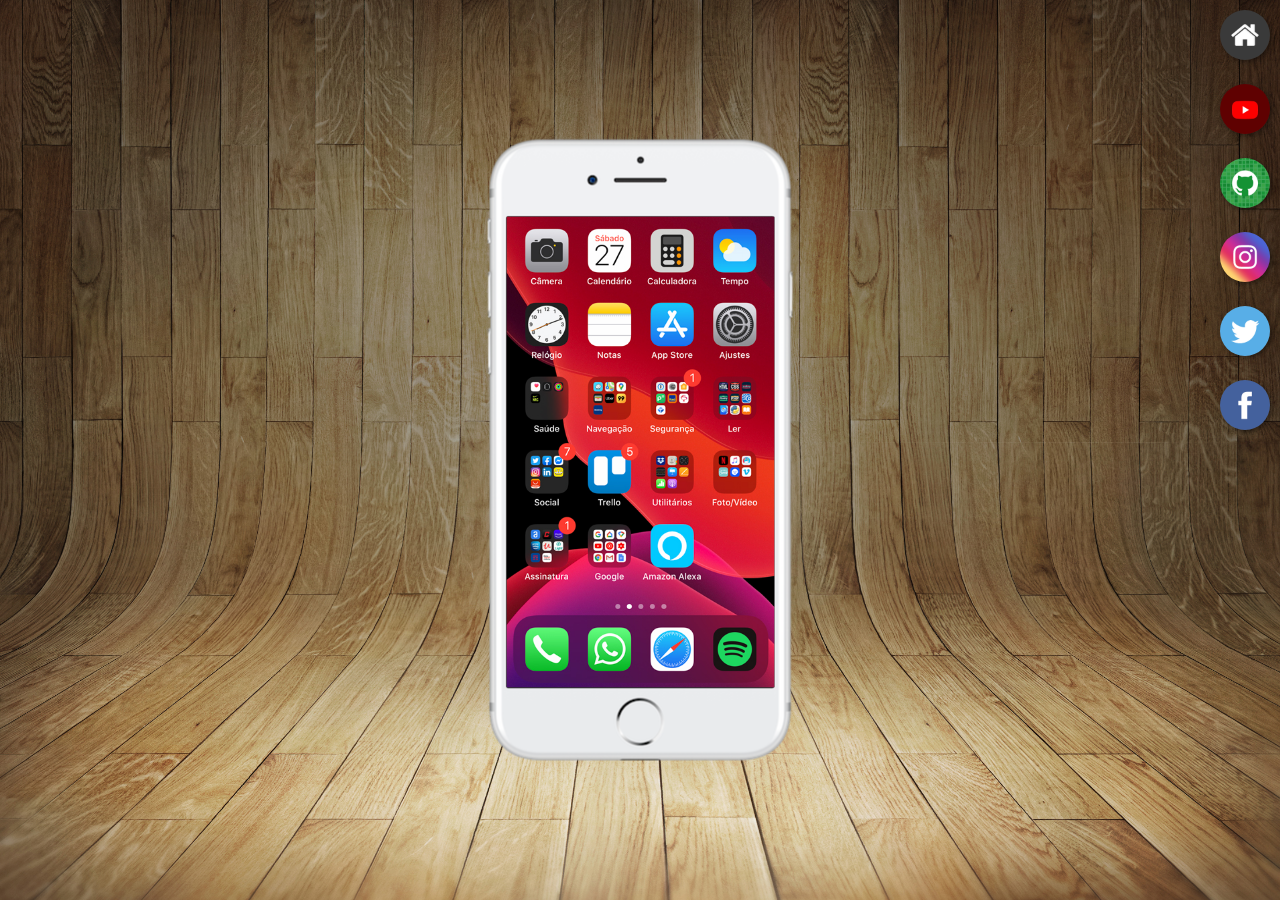
<file: index.html>
<!DOCTYPE html>
<html lang="pt-br">
<head>
    <meta charset="UTF-8">
    <meta http-equiv="X-UA-Compatible" content="IE=edge">
    <meta name="viewport" content="width=device-width, initial-scale=1.0">
    <link rel="shortcut icon" href="favicon.ico" type="image/x-icon">
    <link rel="stylesheet" href="estilos/style.css">
    <title>Projeto Redes Sociais</title>
</head>
<body>
    <main>
        <section id="telefone">
            <iframe src="home.html" name="tela" id="tela" frameborder="0">
                Seu navegador não é compatível com isso.
            </iframe>
        </section>

        <section id="redes-sociais">
            <a href="home.html" target="tela"><img src="imagens/logo-home.jpg" alt="home"></a> <br>
            <a href="youtube.html" target="tela"><img src="imagens/logo-youtube.jpg" alt="YouTube"></a> <br>
            <a href="github.html" target="tela"><img src="imagens/logo-github.jpg" alt="GitHub"></a> <br>
            <a href="#" target="tela"><img src="imagens/logo-instagram.jpg" alt="Instagram"></a> <br>
            <a href="twitter.html" target="tela"><img src="imagens/logo-twitter.jpg" alt="Twitter"></a> <br>
            <a href="facebook.html" target="tela"><img src="imagens/logo-facebook.jpg" alt="Facebook"></a>
        </section>
    </main>
</body>
</html>
</file>
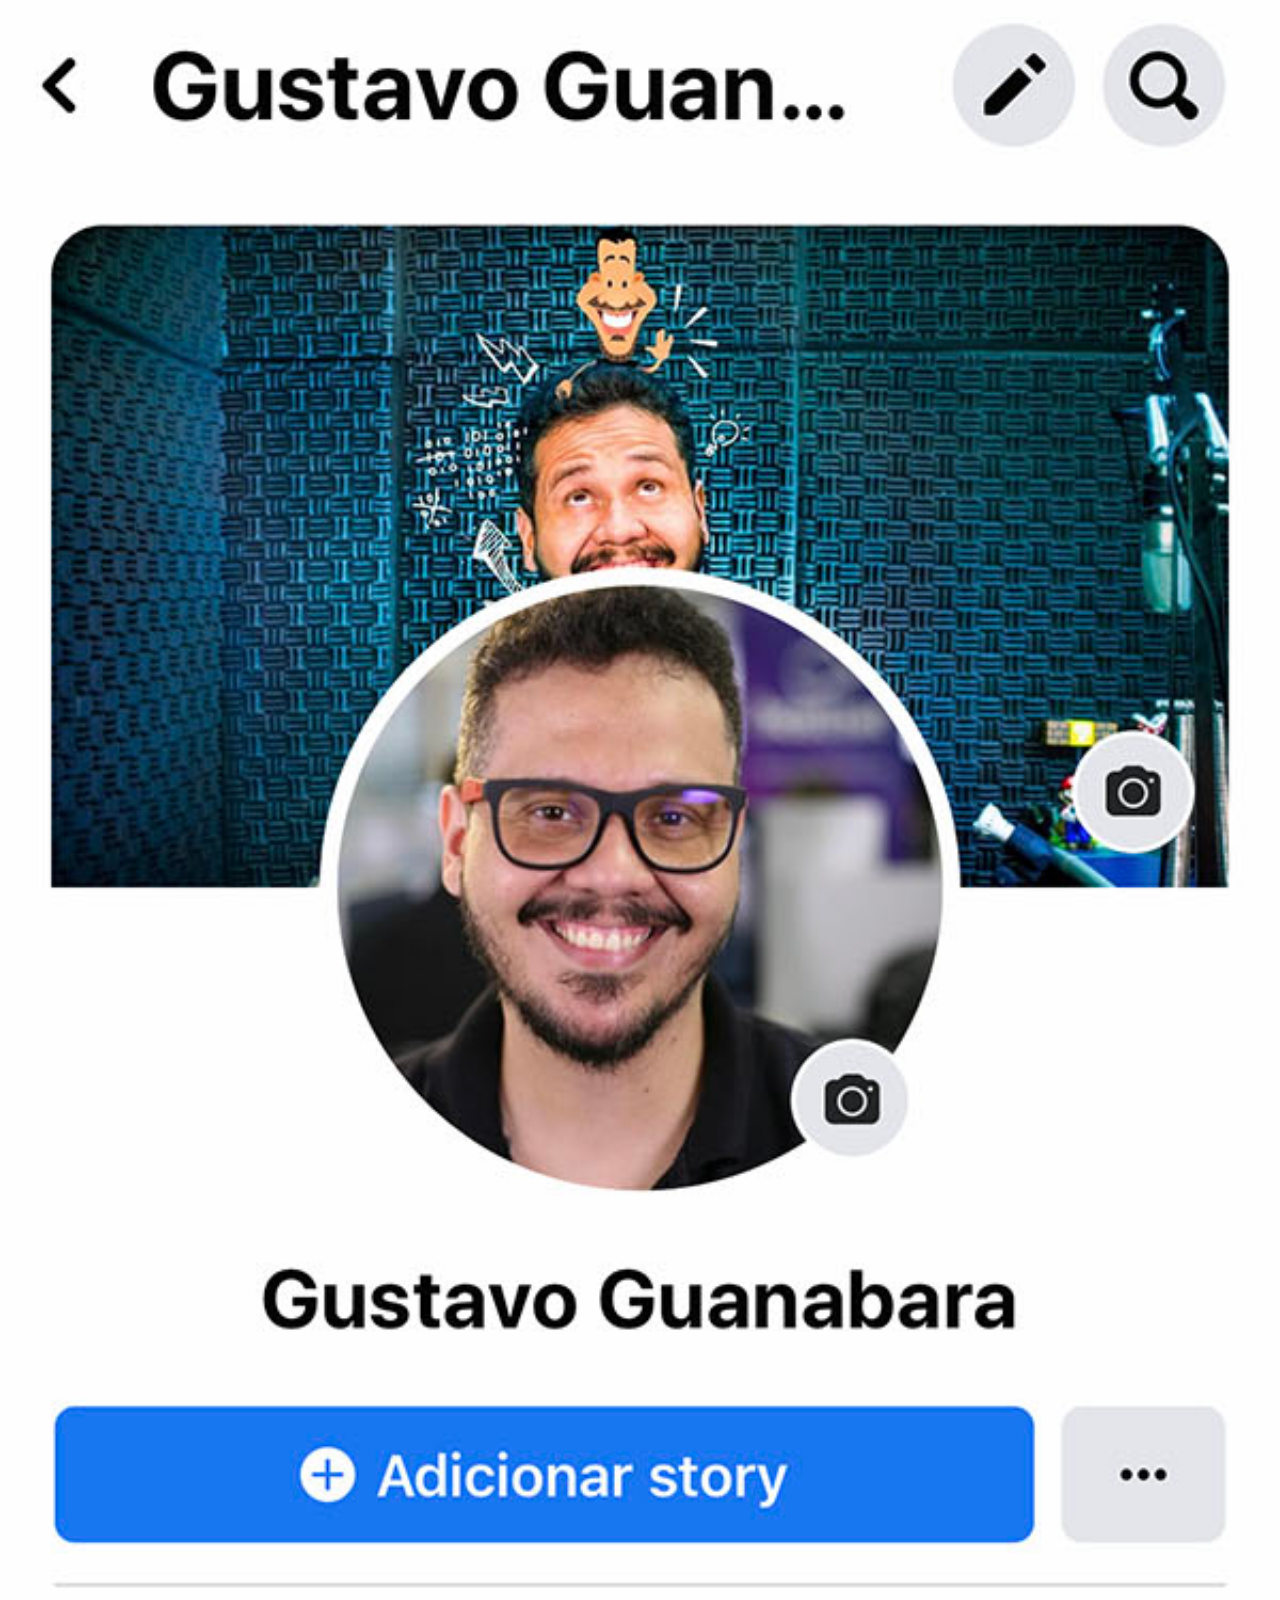
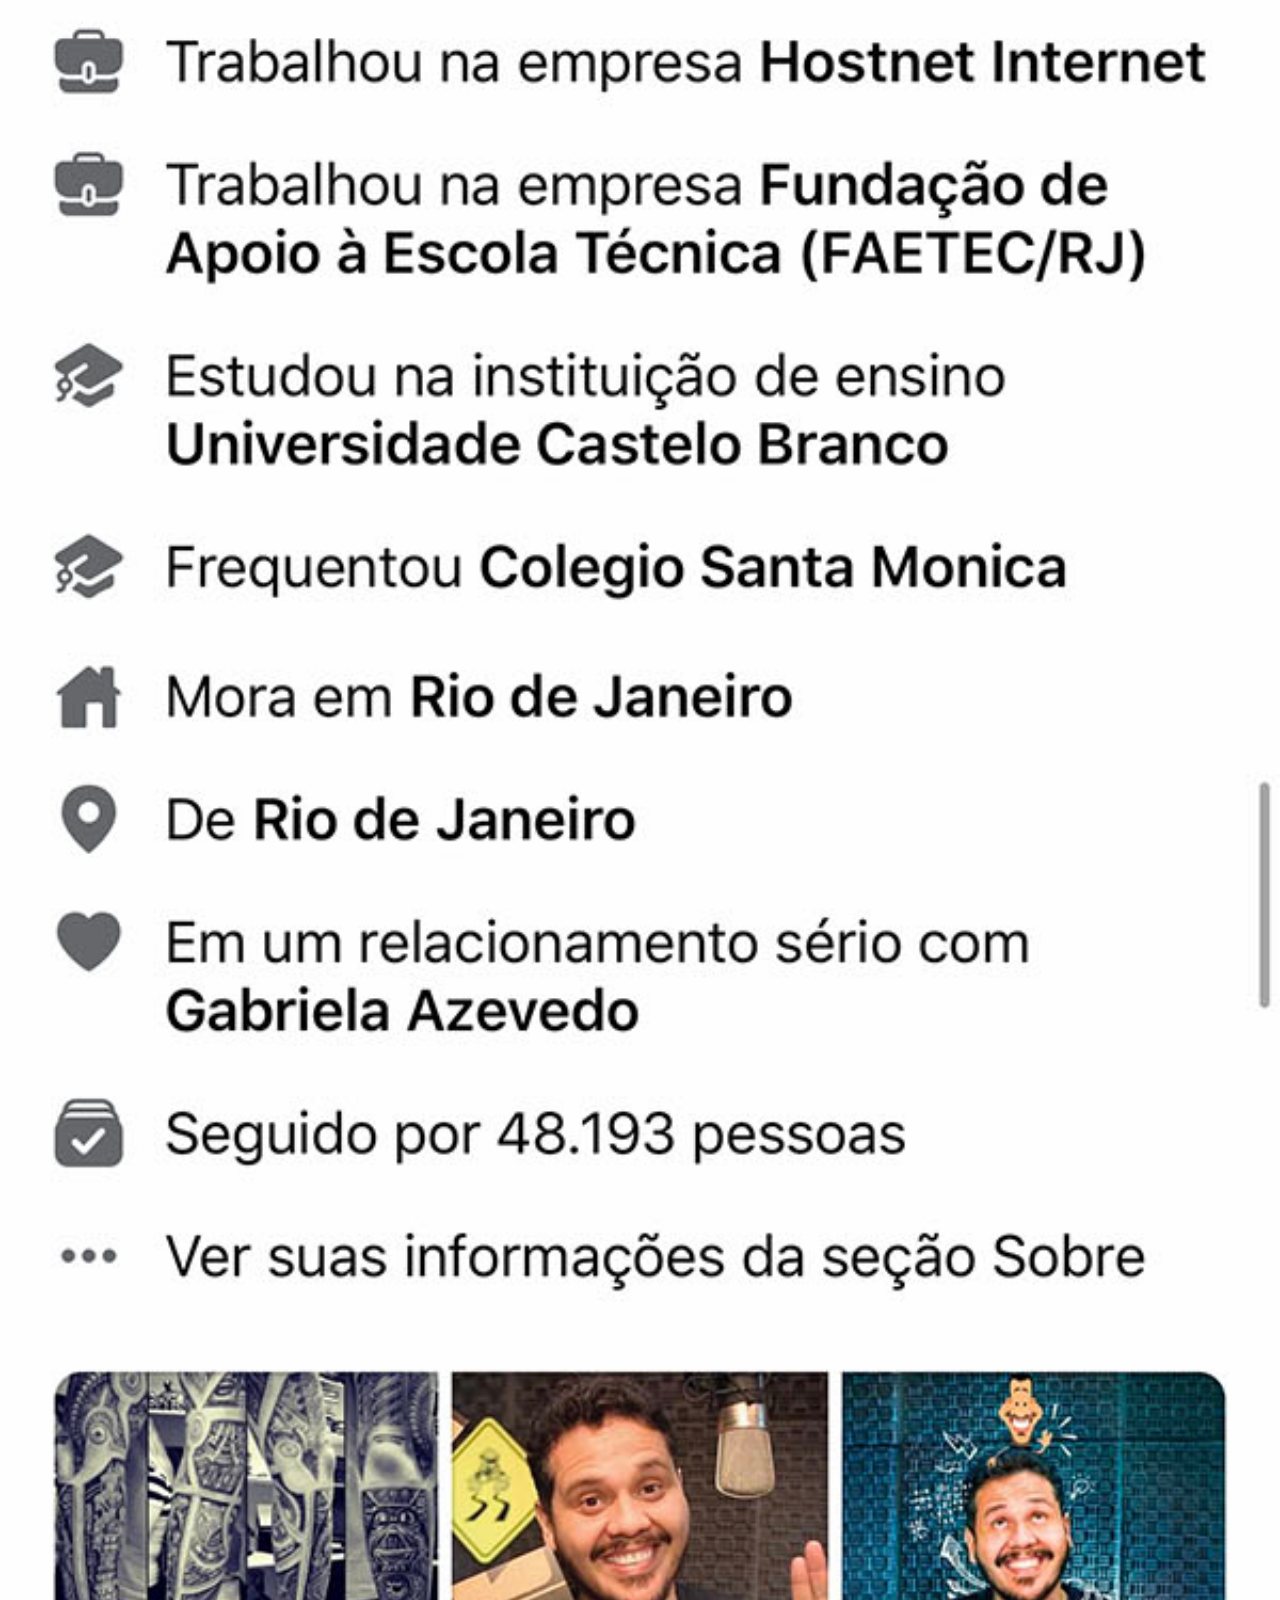
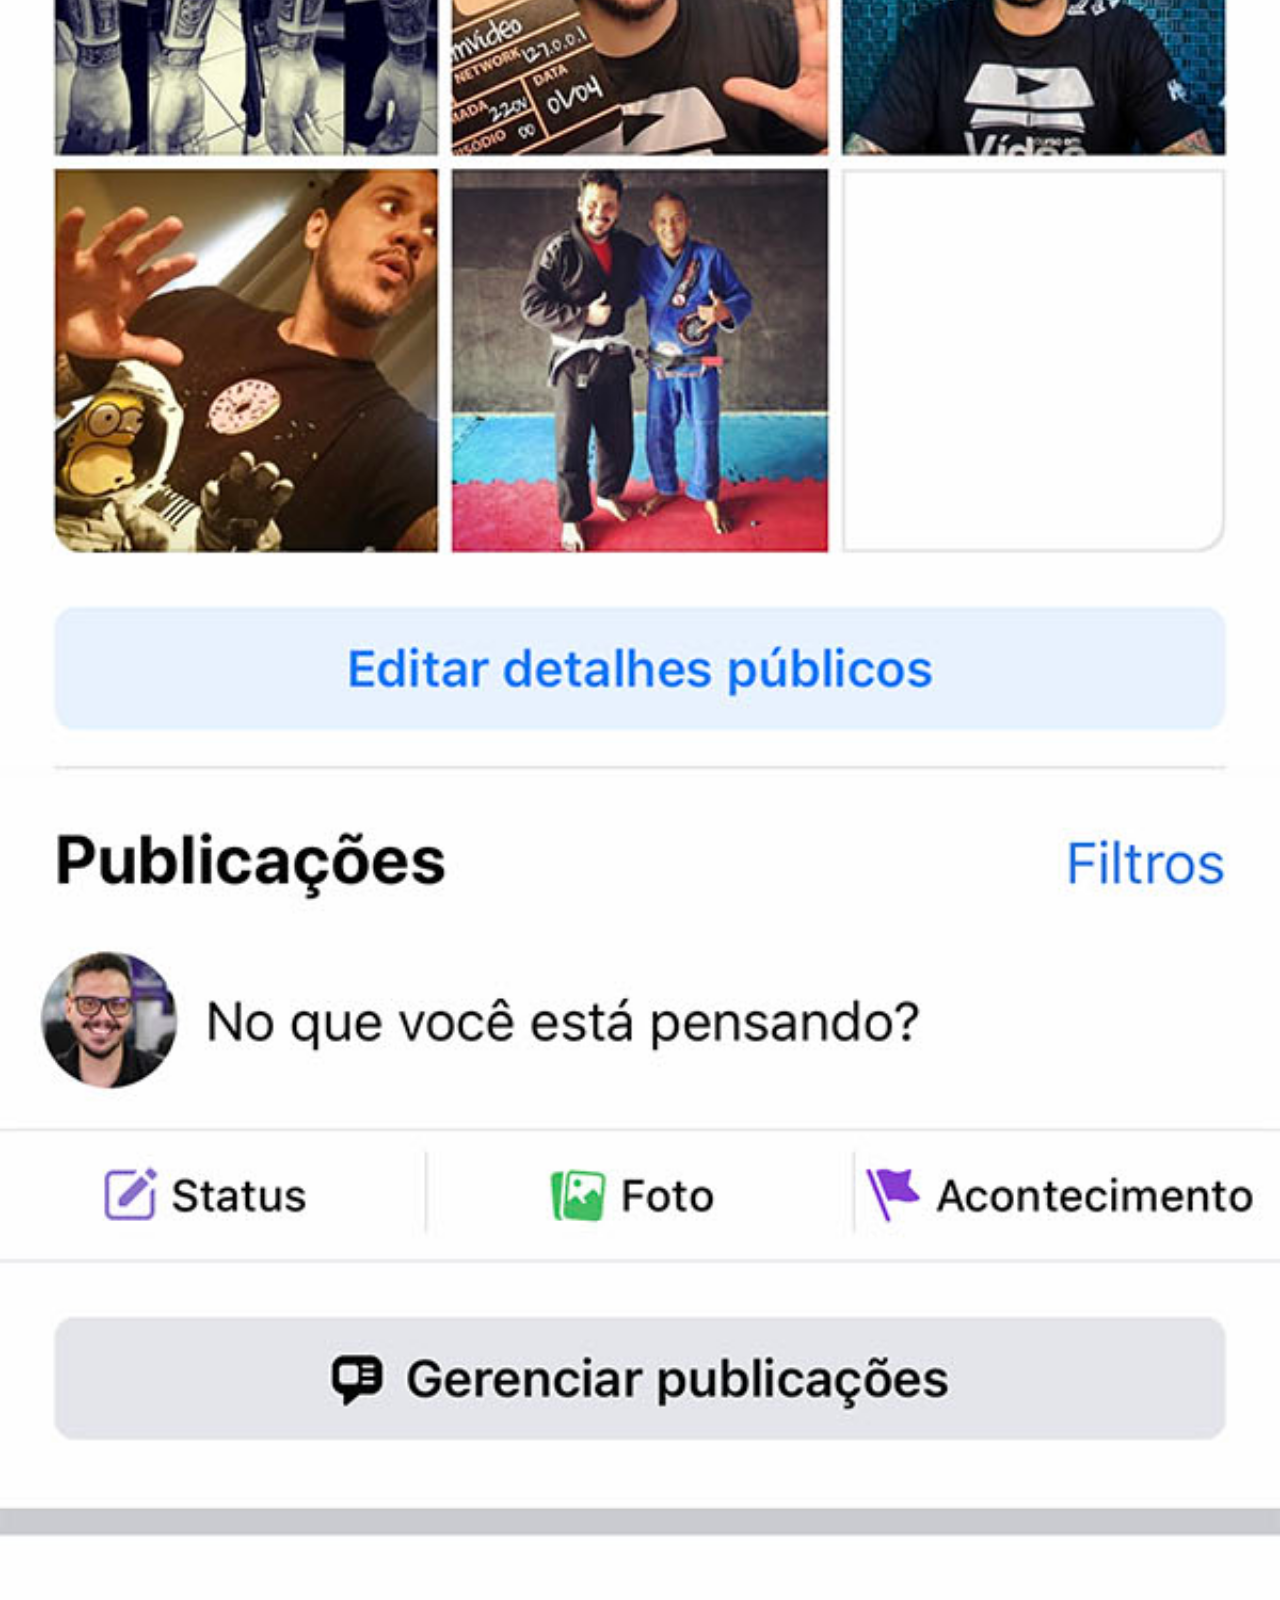
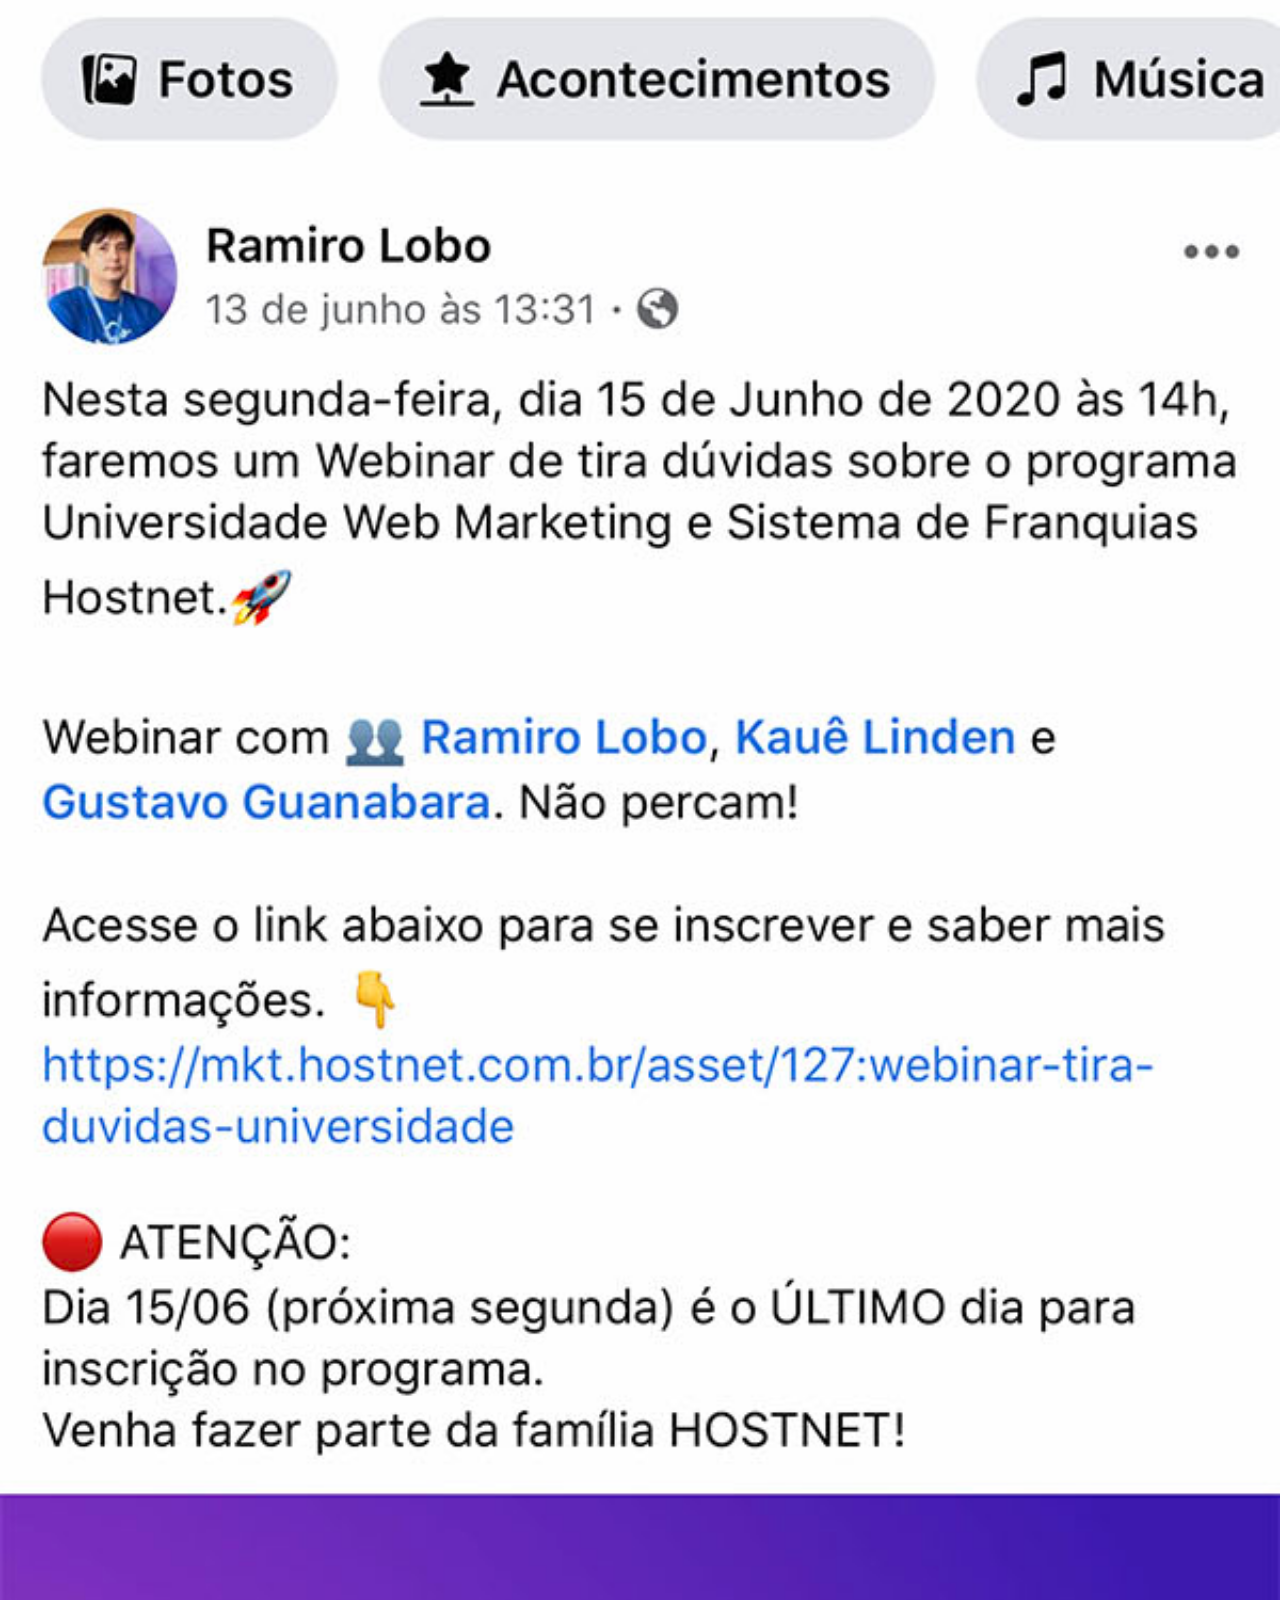
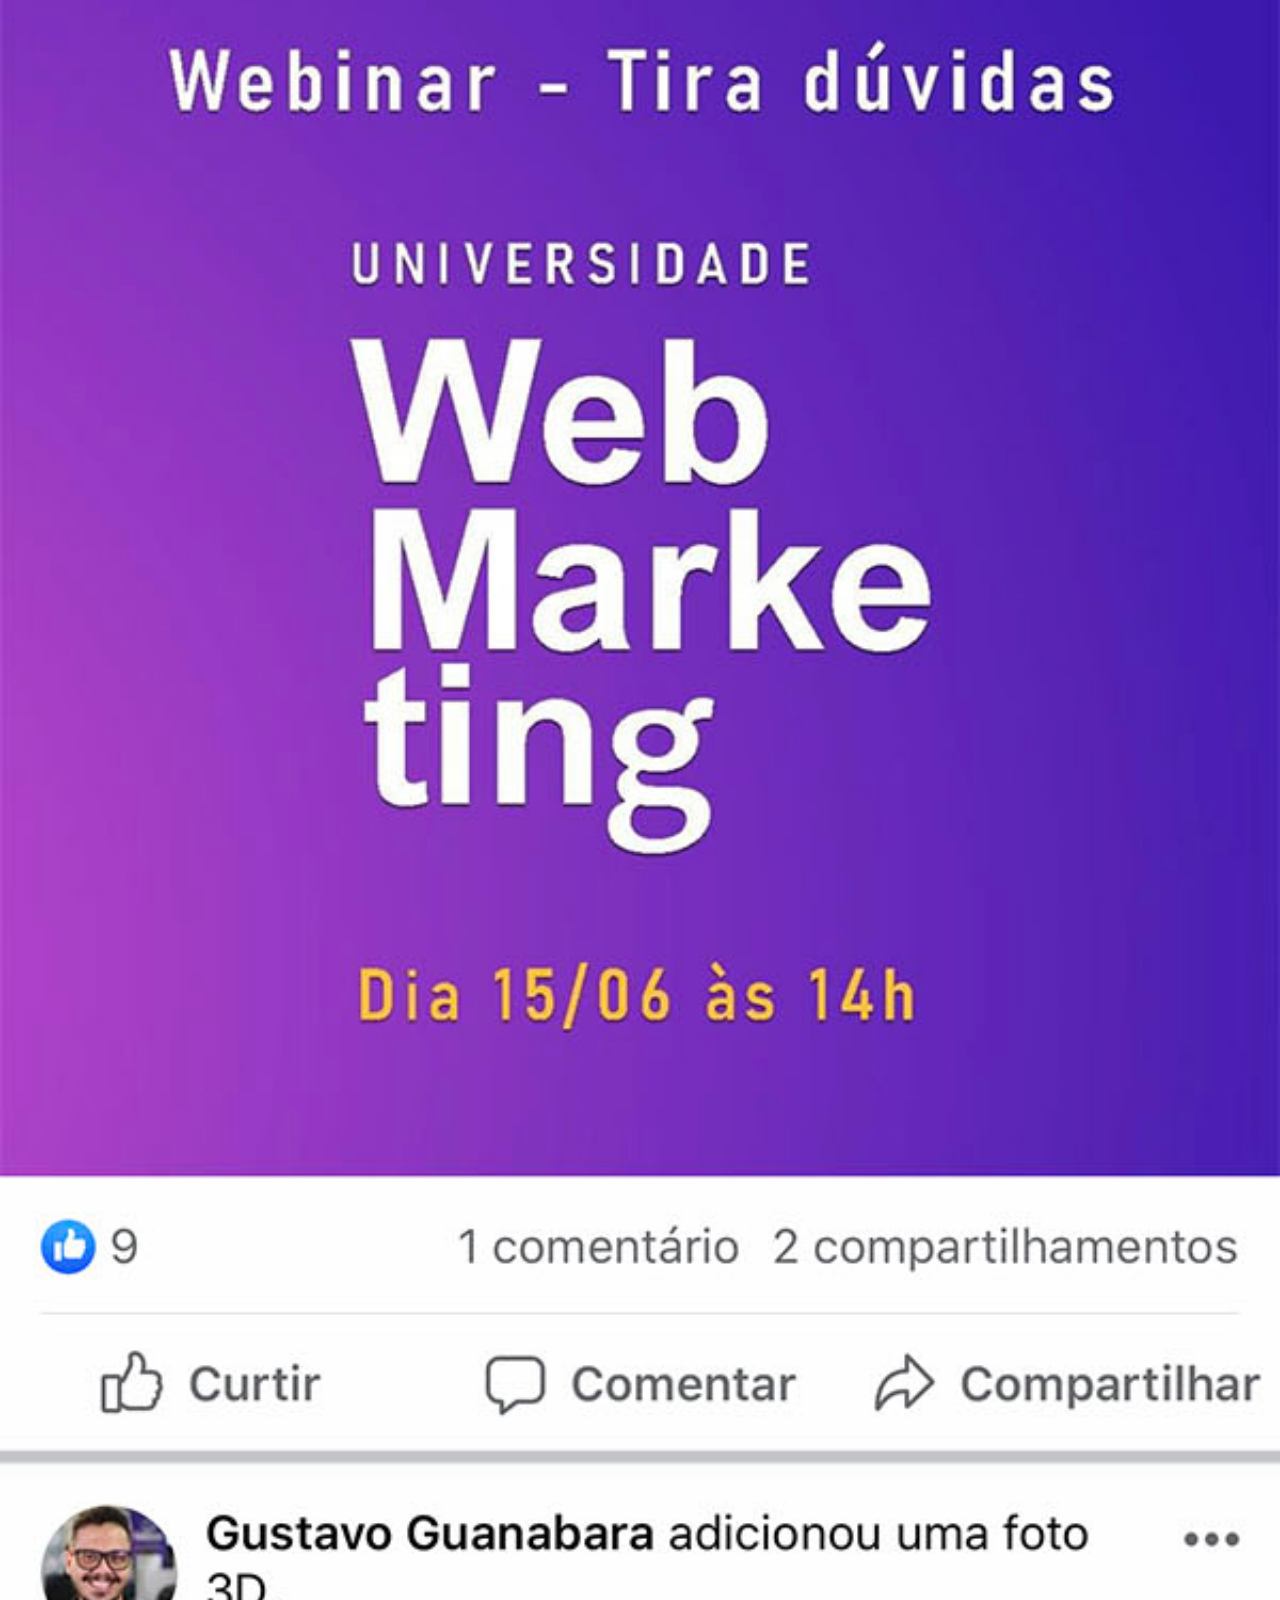
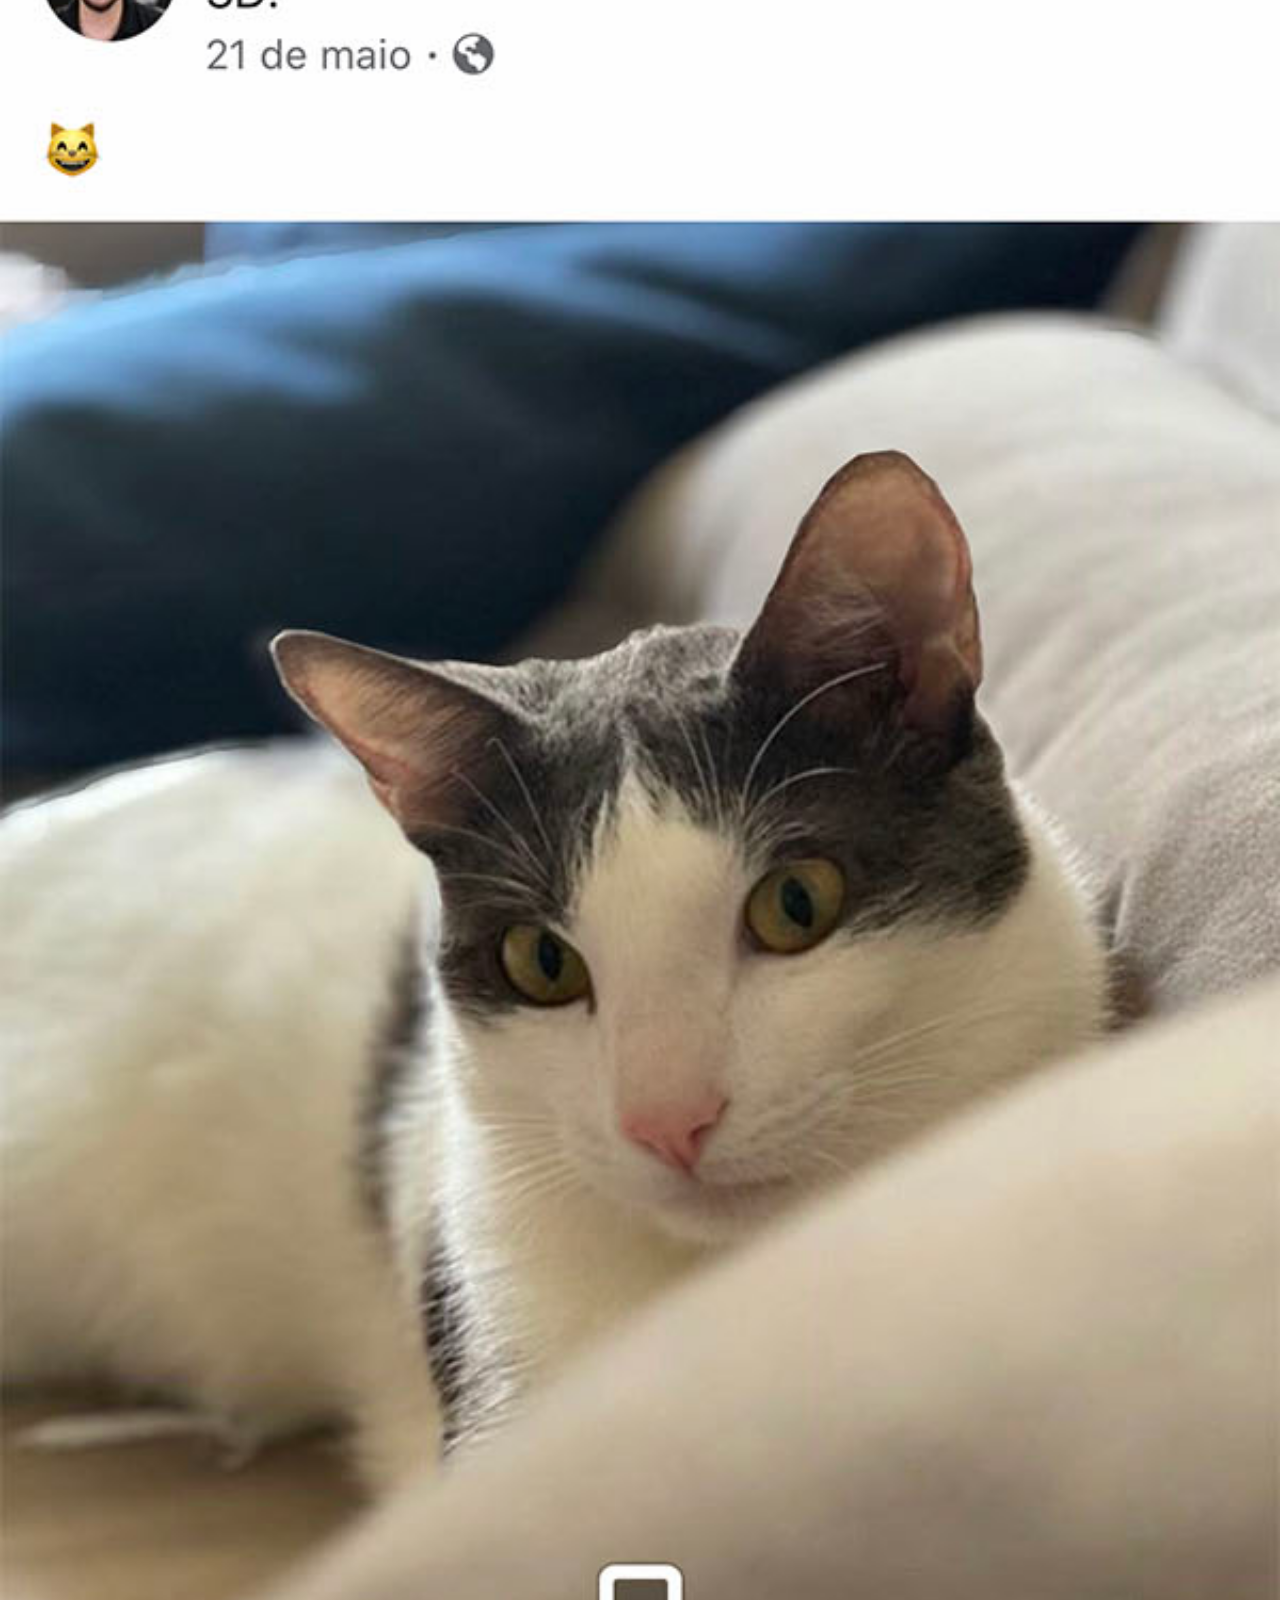
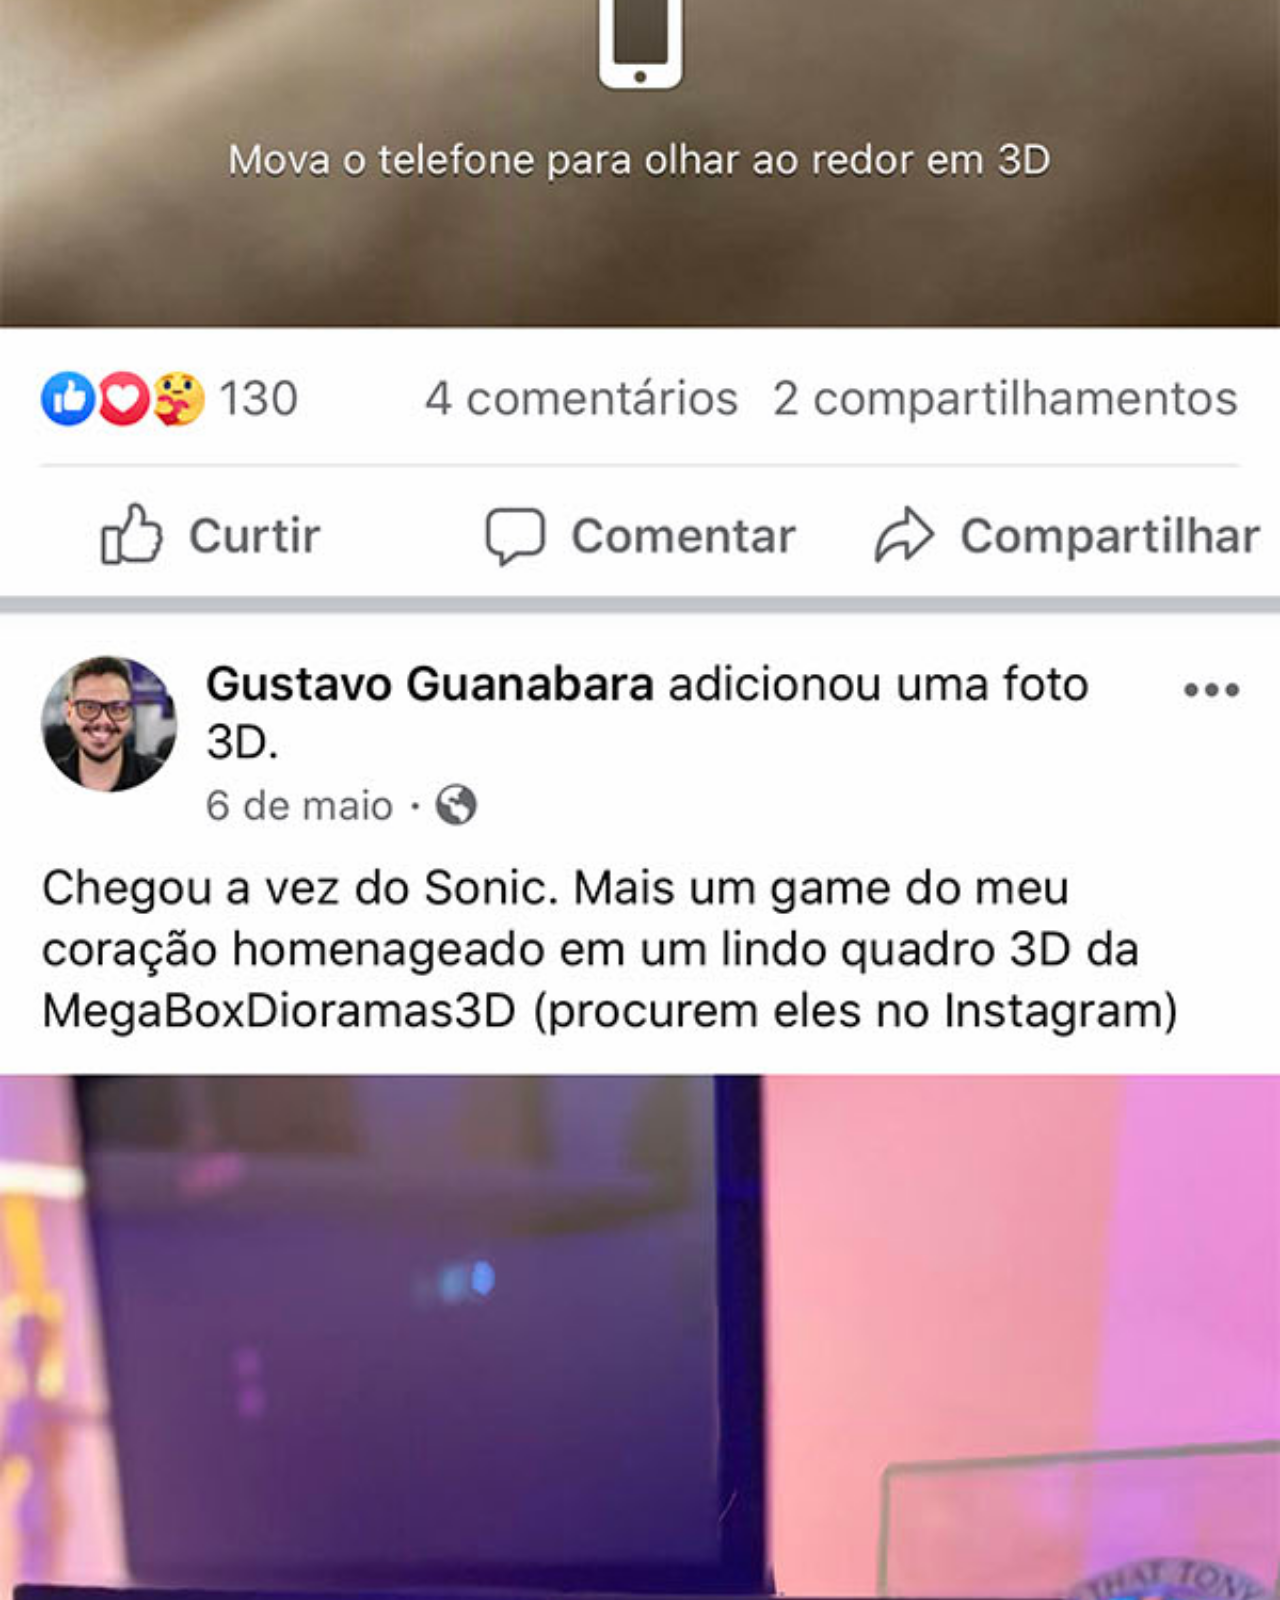
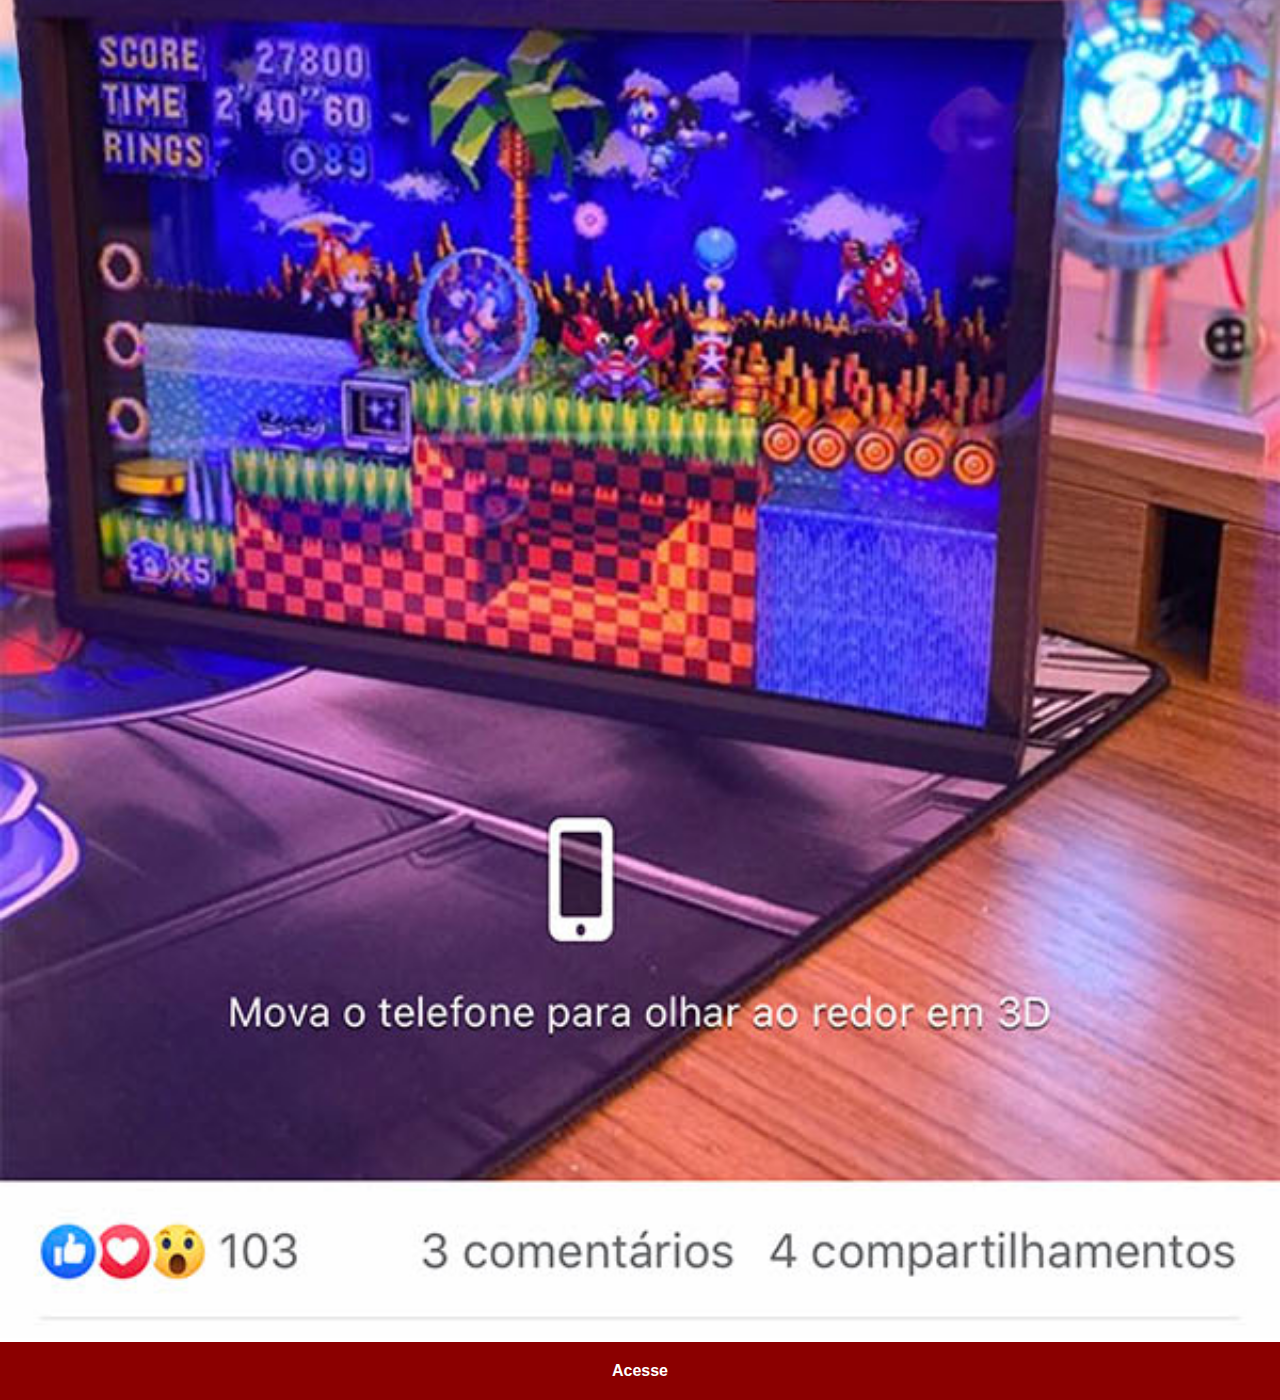
<file: facebook.html>
<!DOCTYPE html>
<html lang="pt-br">
<head>
    <meta charset="UTF-8">
    <meta http-equiv="X-UA-Compatible" content="IE=edge">
    <meta name="viewport" content="width=device-width, initial-scale=1.0">
    <link rel="stylesheet" href="estilos/social.css">
    <title>Facebook</title>
</head>
<body>
    <img src="imagens/tela-facebook.jpg" alt="Facebook">
    <a href="https://www.facebook.com/" target="_blank">Acesse</a>
</body>
</html>
</file>
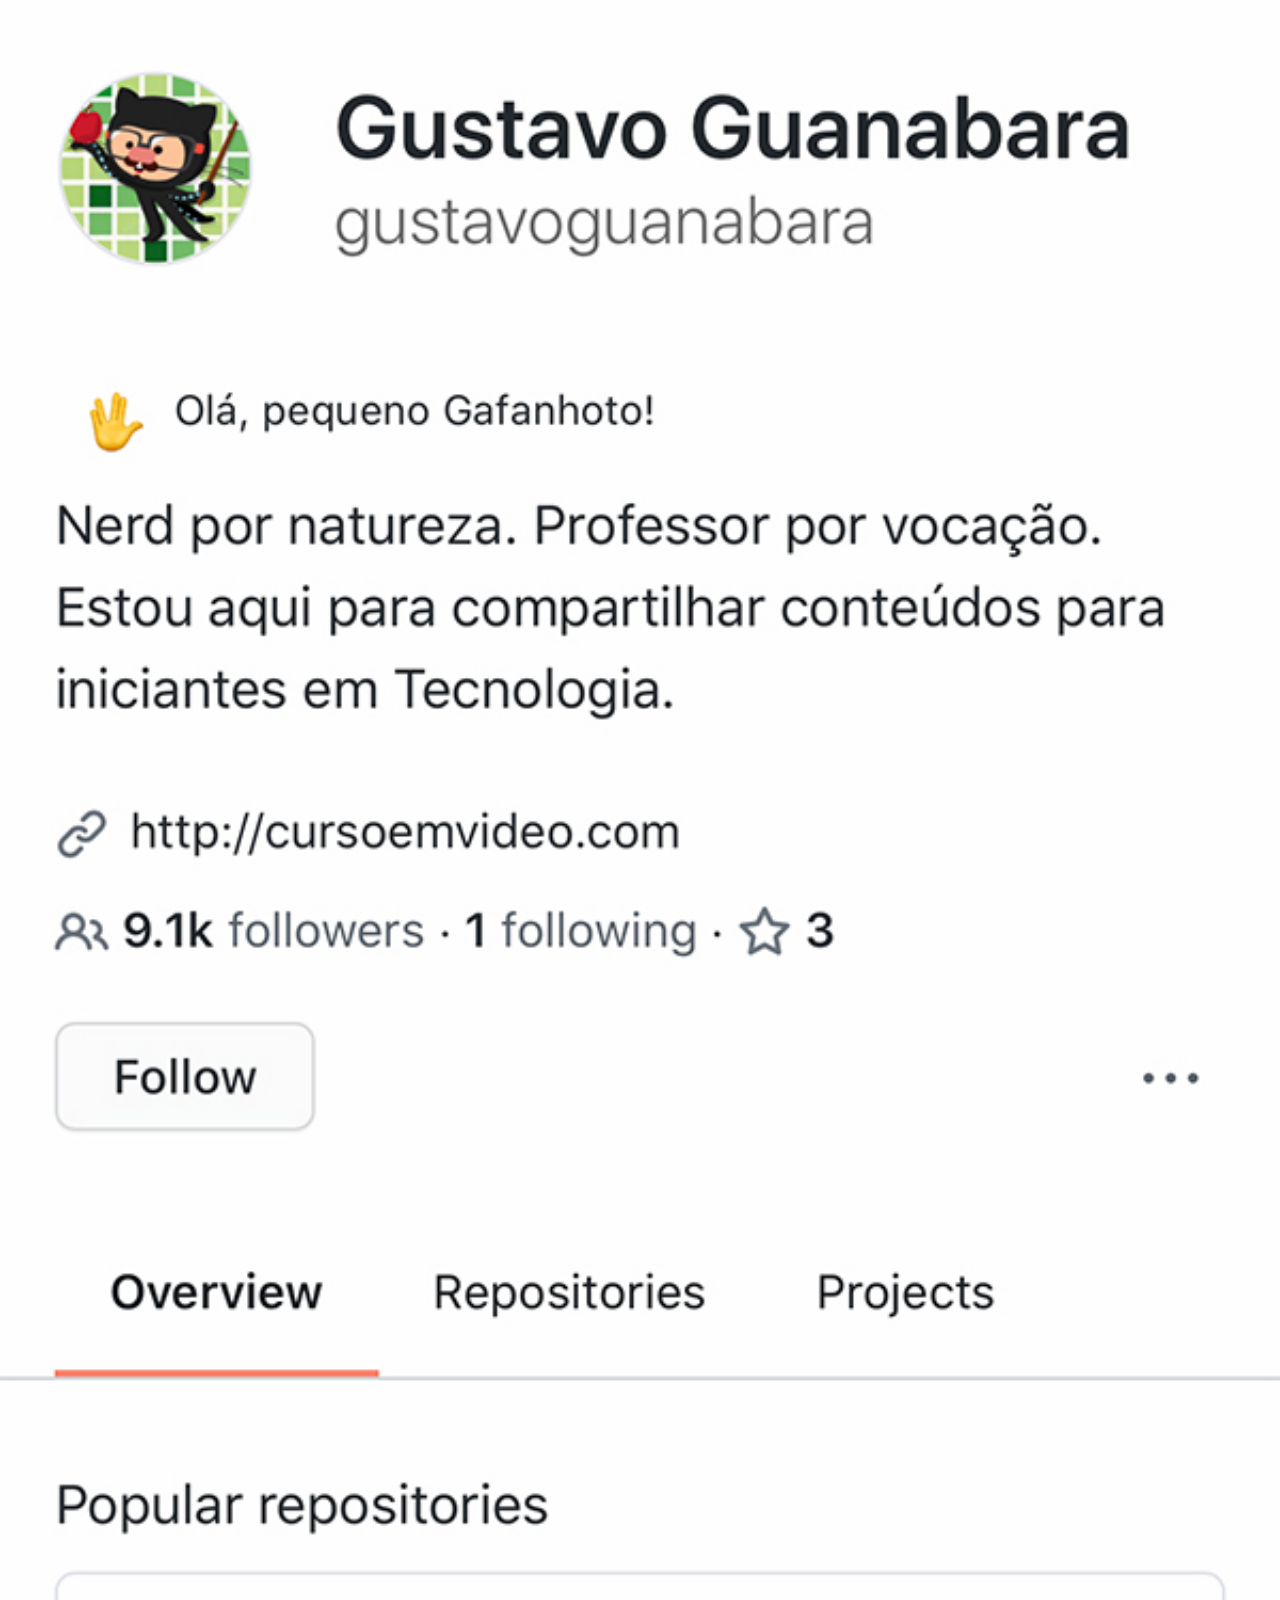
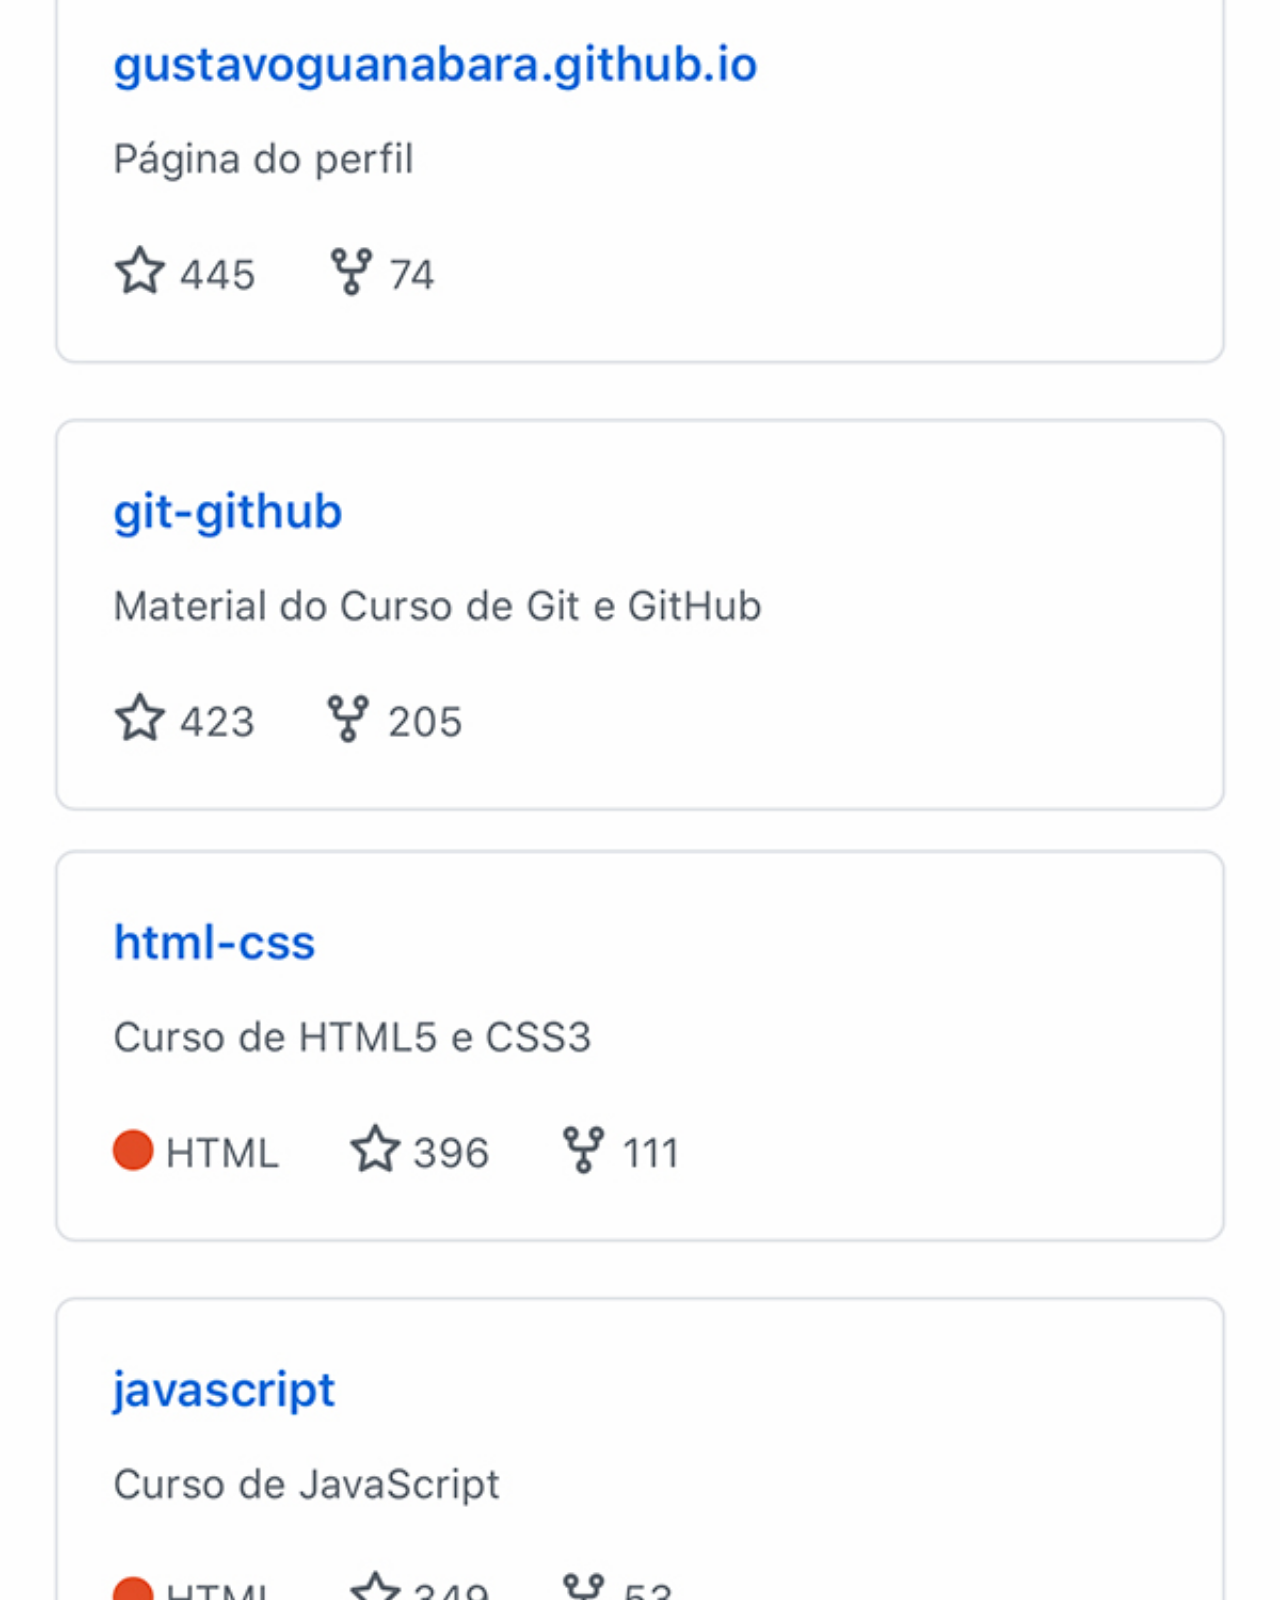
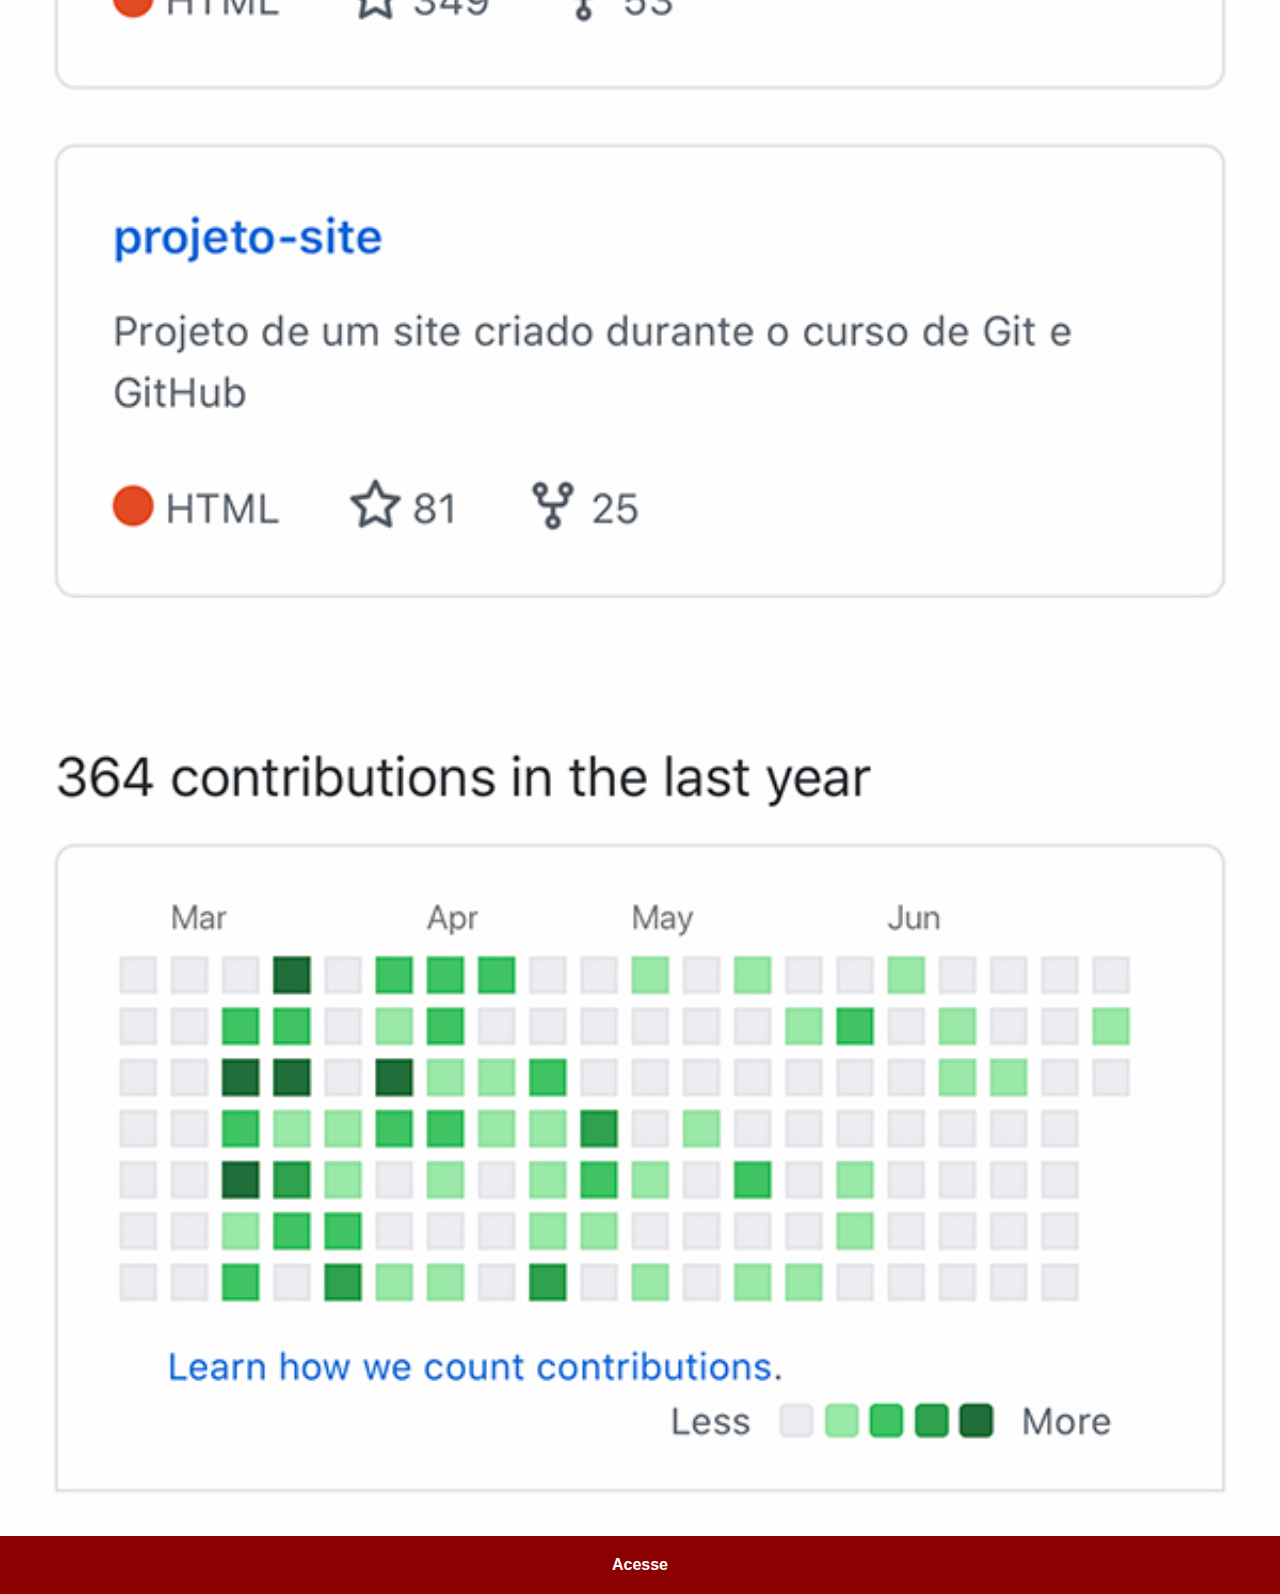
<file: github.html>
<!DOCTYPE html>
<html lang="pt-br">
<head>
    <meta charset="UTF-8">
    <meta http-equiv="X-UA-Compatible" content="IE=edge">
    <meta name="viewport" content="width=device-width, initial-scale=1.0">
    <link rel="stylesheet" href="estilos/social.css">
    <title>GitHub</title>
</head>
<body>
    <img src="imagens/tela-github.jpg" alt="GitHub">
    <a href="https://github.com/mandasousa" target="_blank">Acesse</a>
</body>
</html>
</file>
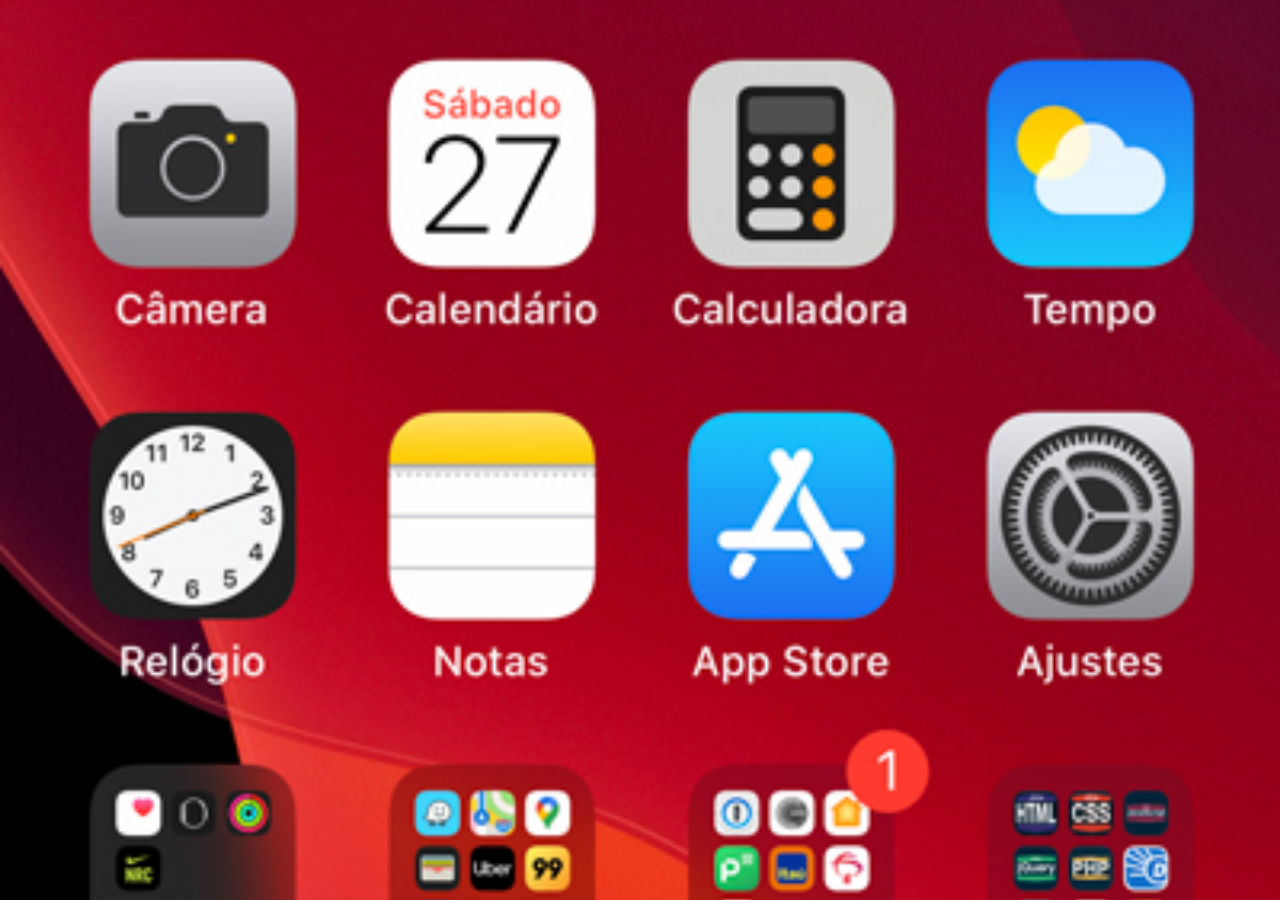
<file: home.html>
<!DOCTYPE html>
<html lang="pt-br">
<head>
    <meta charset="UTF-8">
    <meta http-equiv="X-UA-Compatible" content="IE=edge">
    <meta name="viewport" content="width=device-width, initial-scale=1.0">
    <title>Home</title>
    <style>
        * {
            margin: 0;
            padding: 0;
        }

        body {
            width: 100vw;
            height: 100vh;
            background: black url(imagens/tela-home.jpg) no-repeat top center;
            background-size: cover;
        }
    </style>
</head>
<body>
    
</body>
</html>
</file>
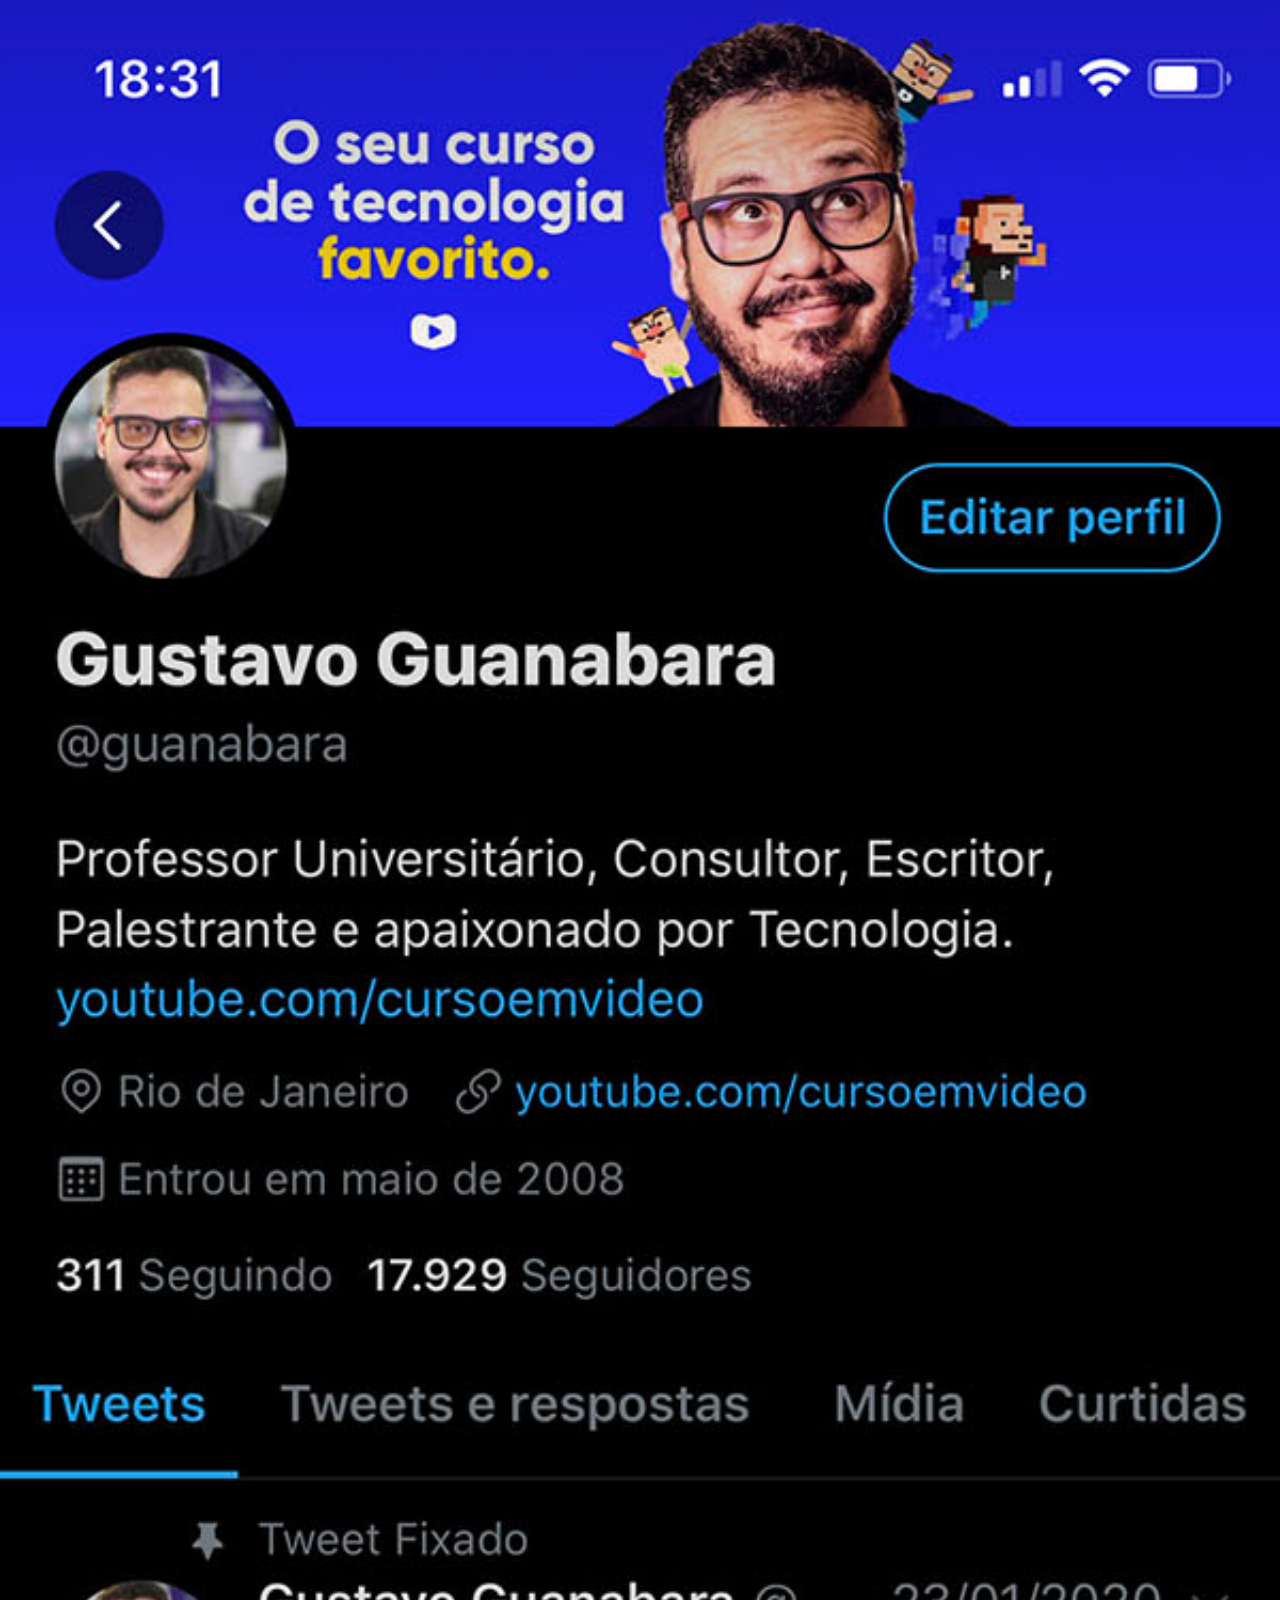
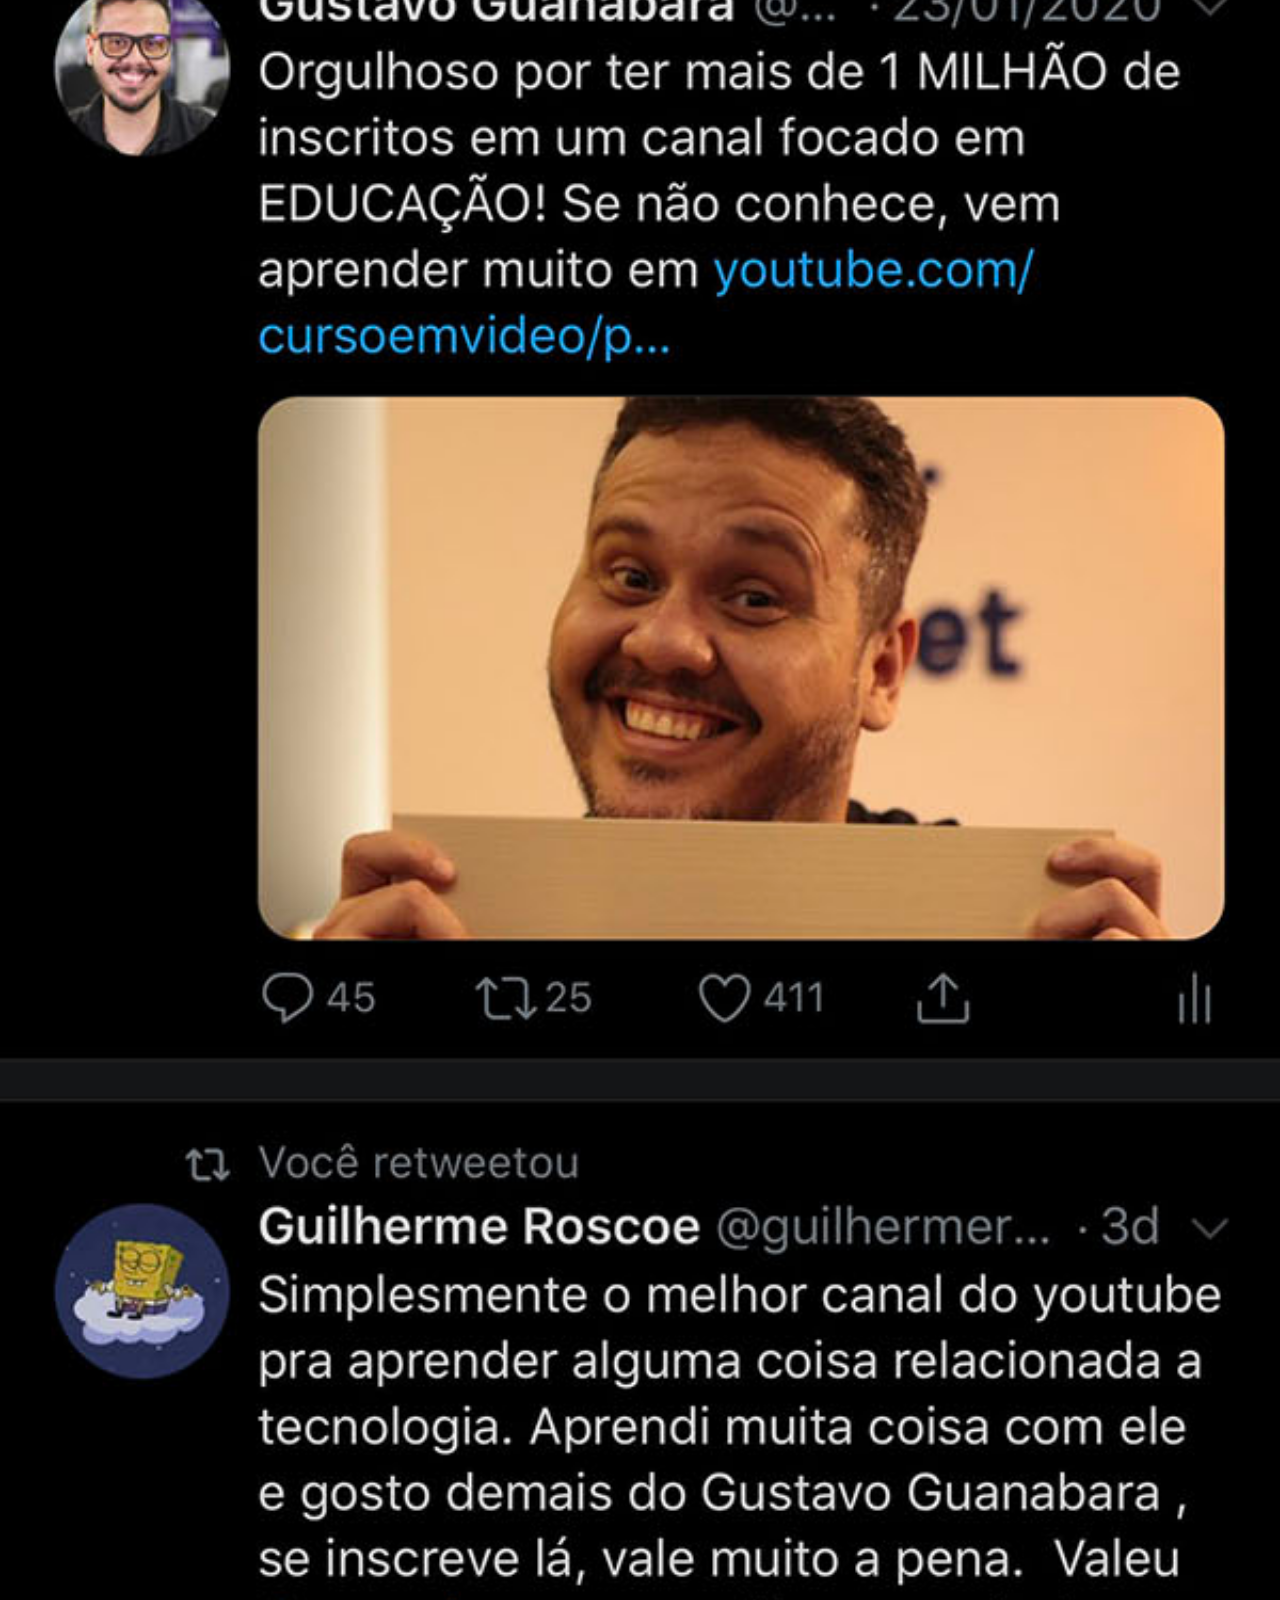
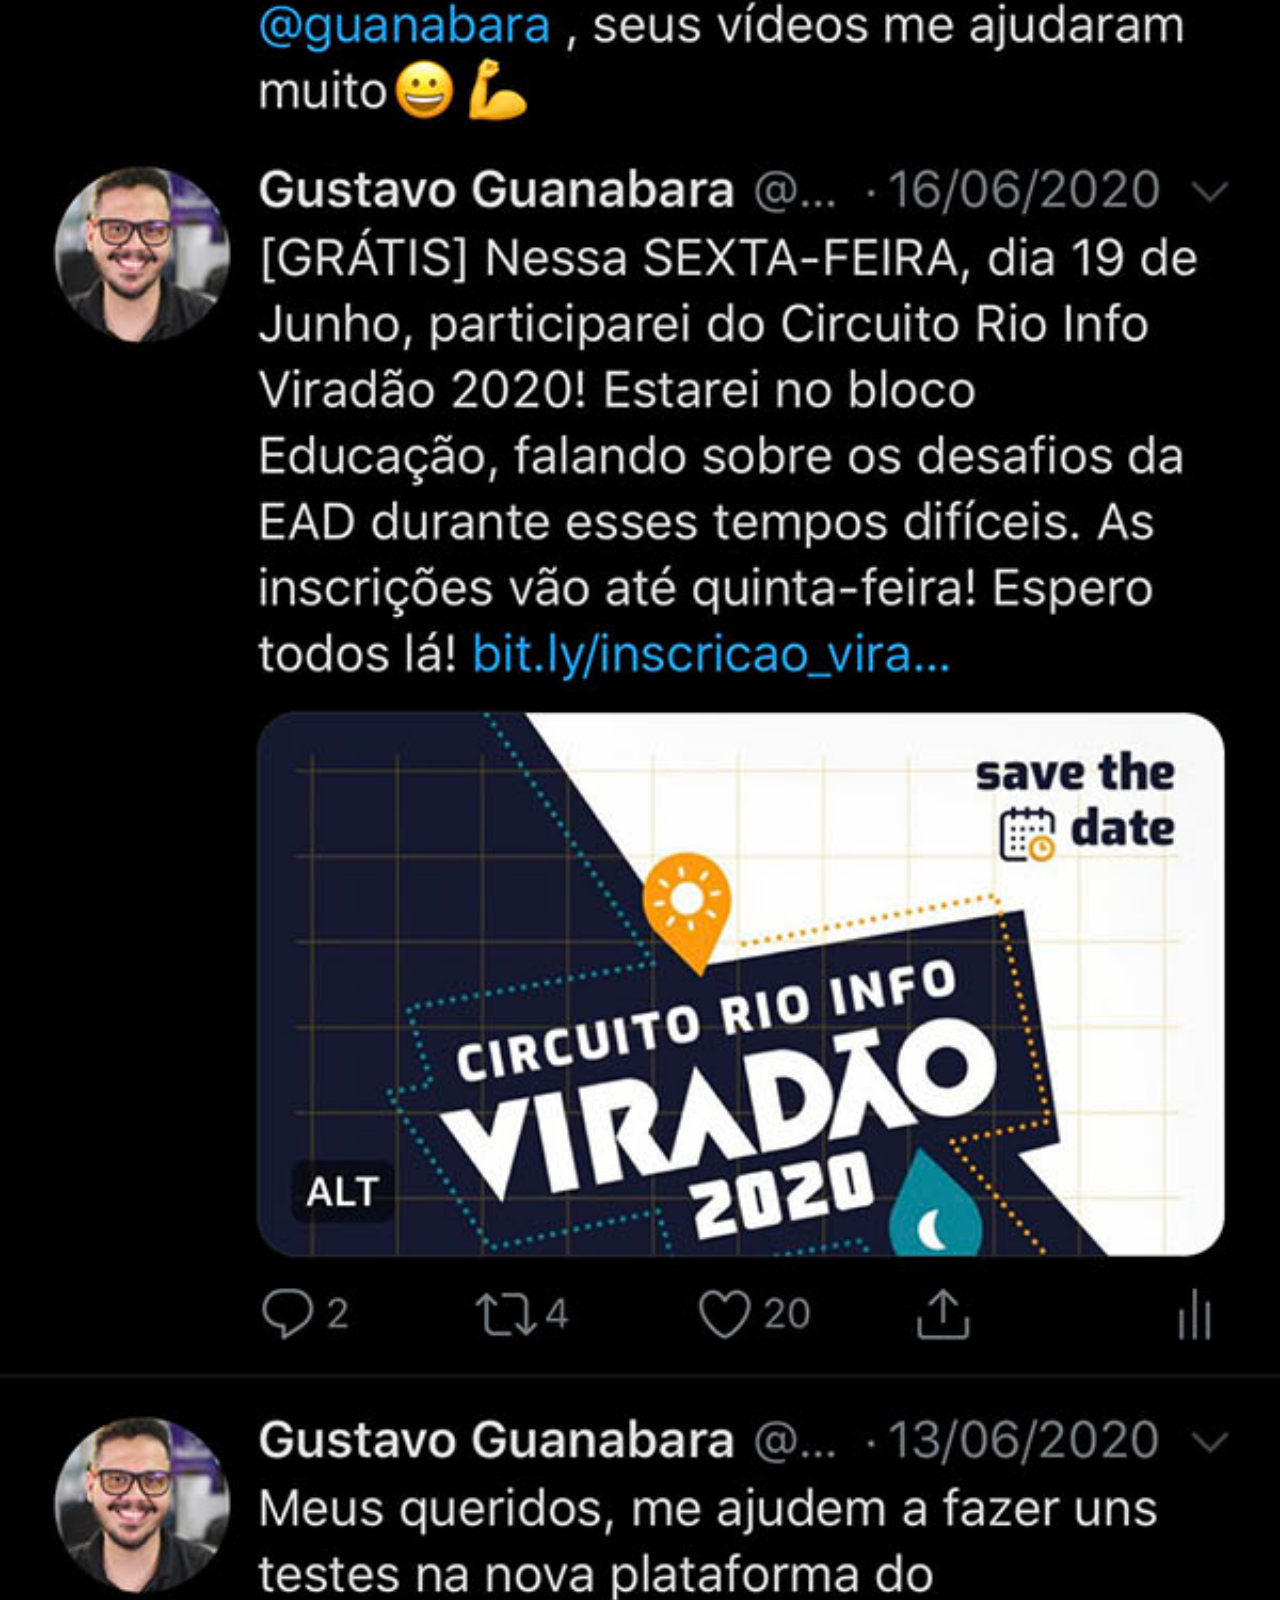
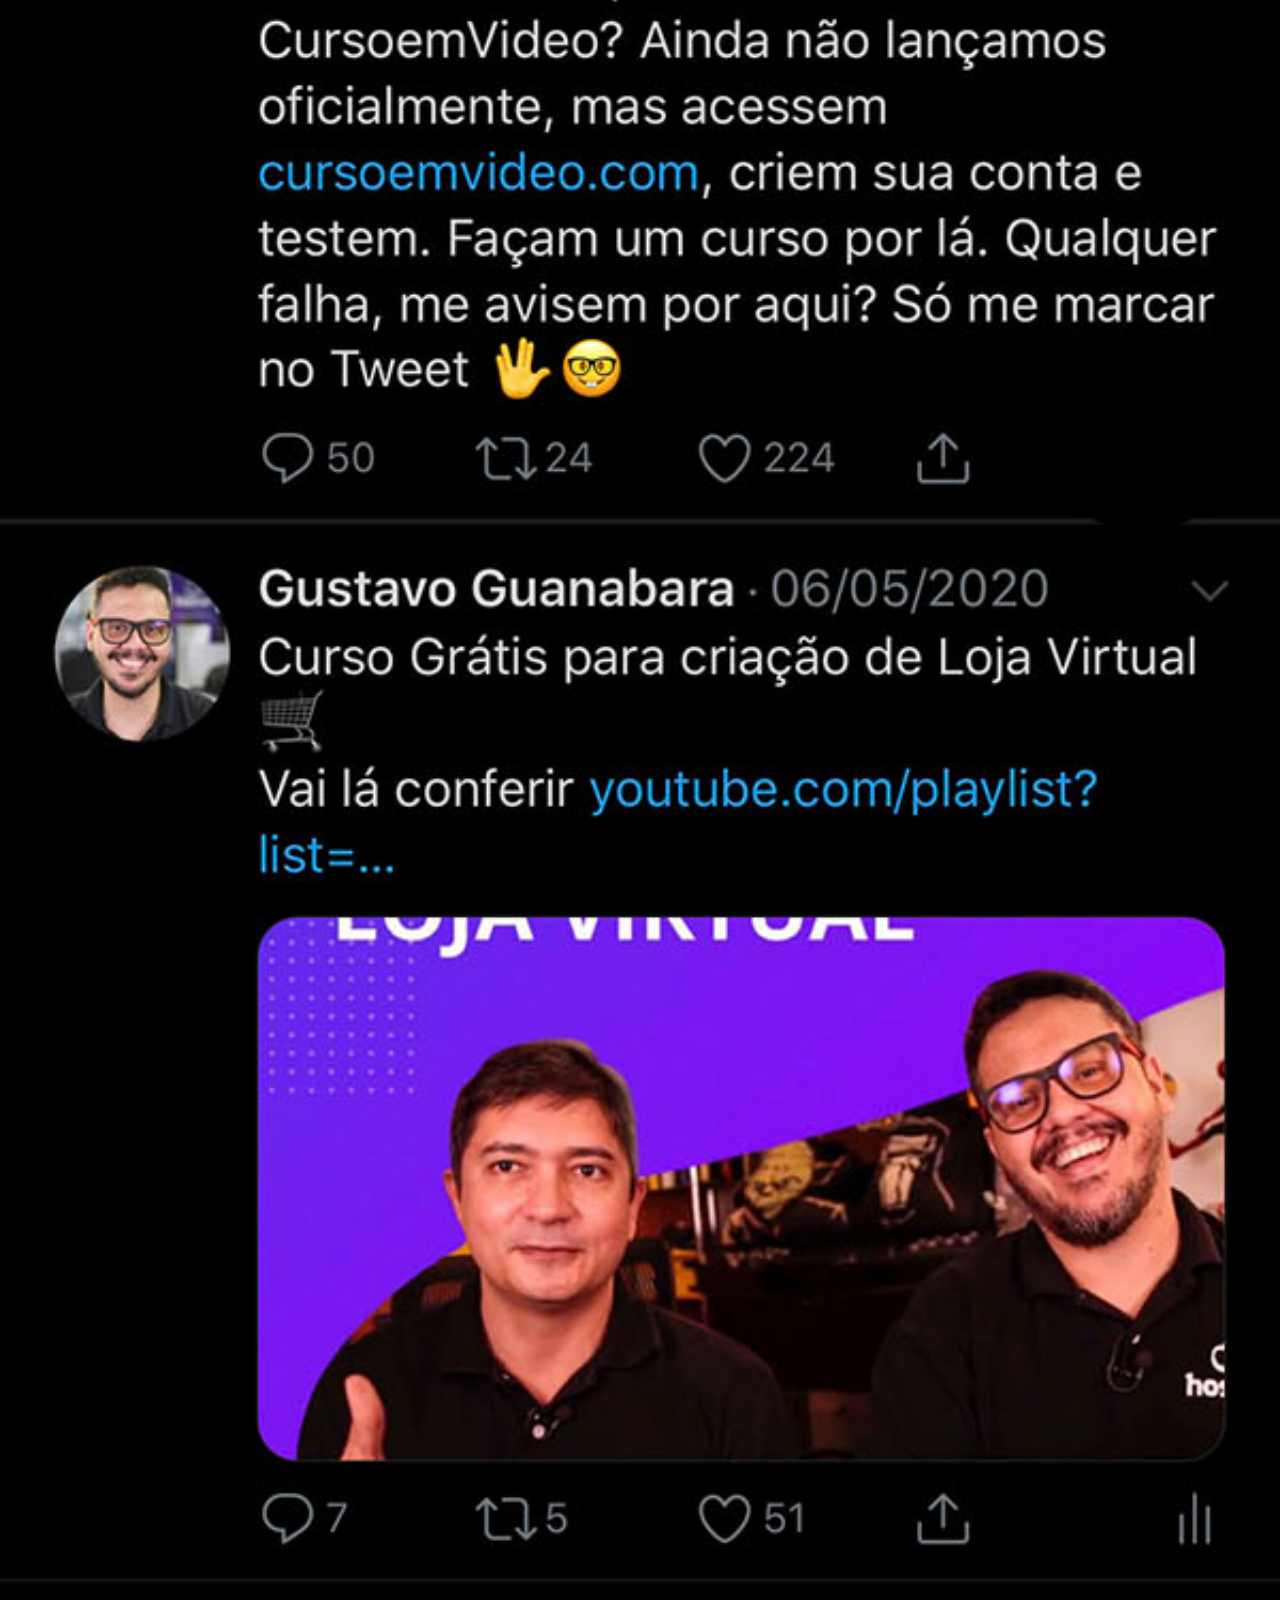
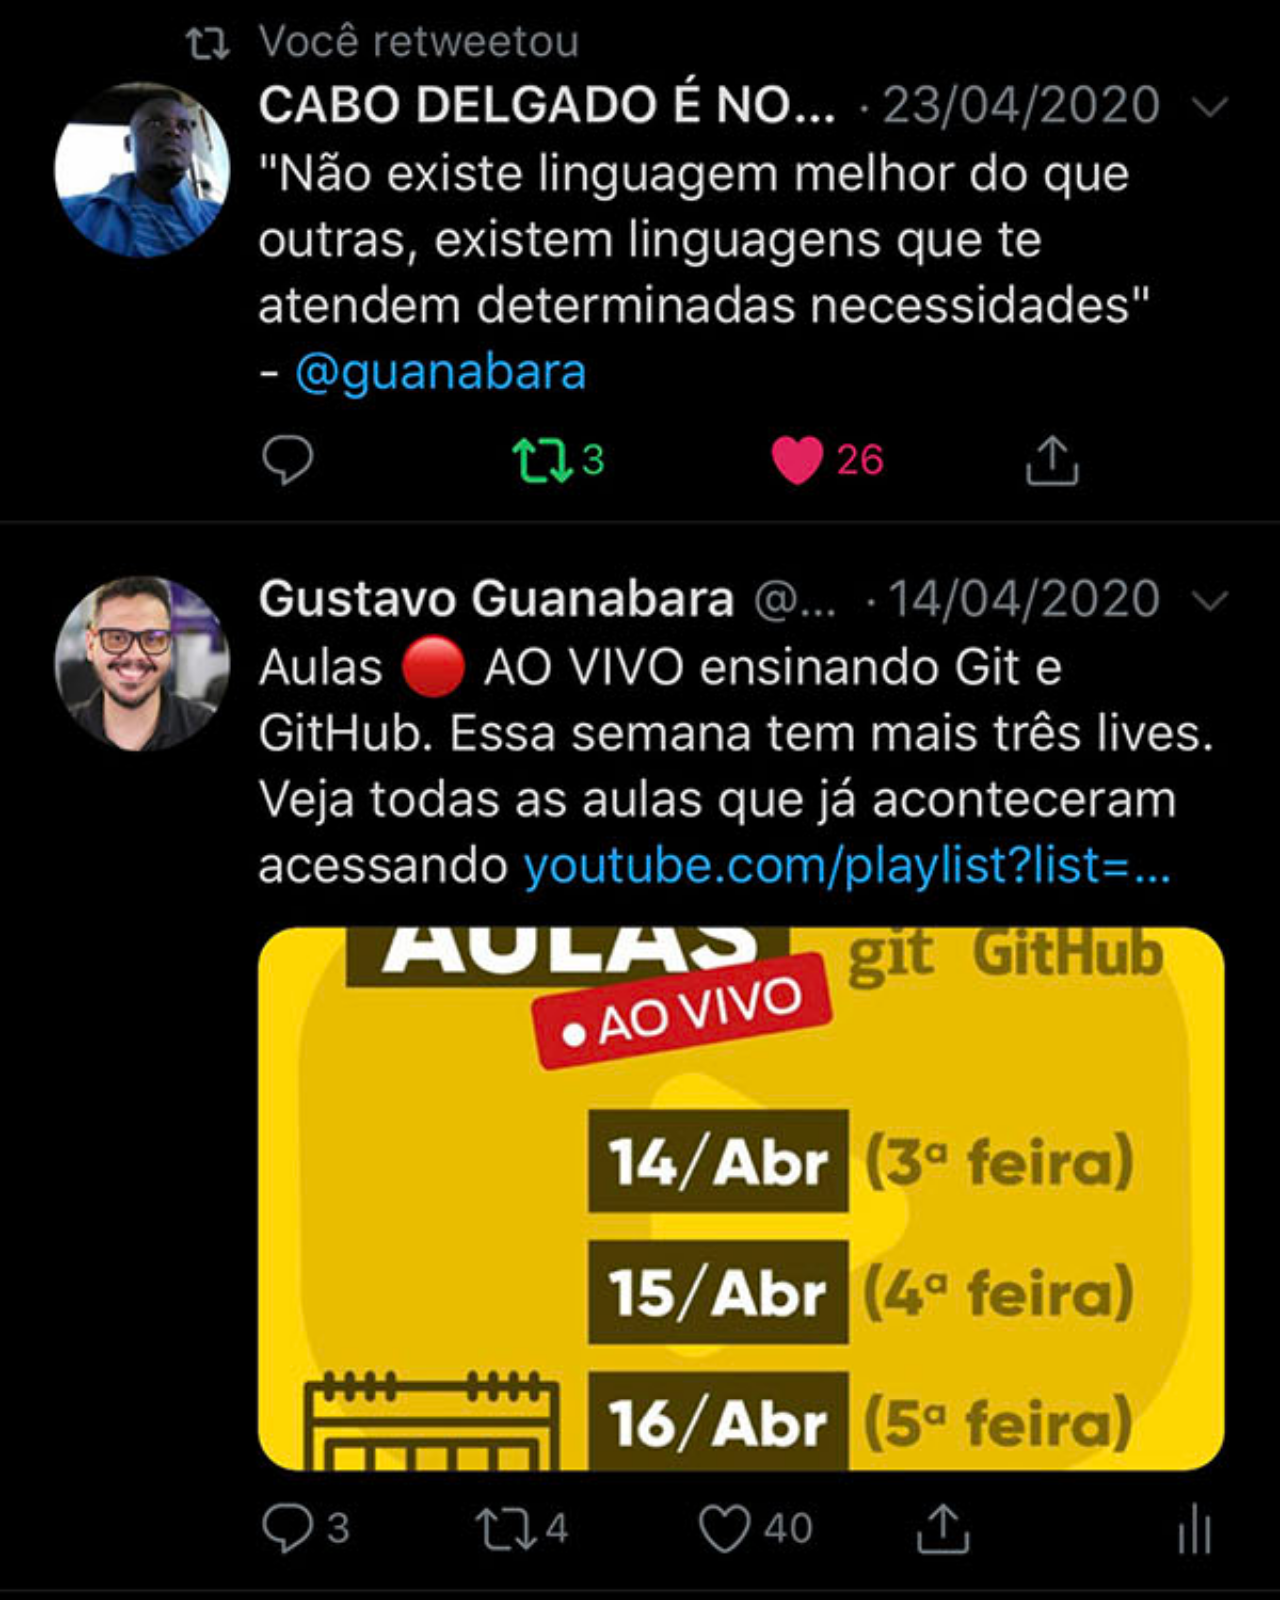
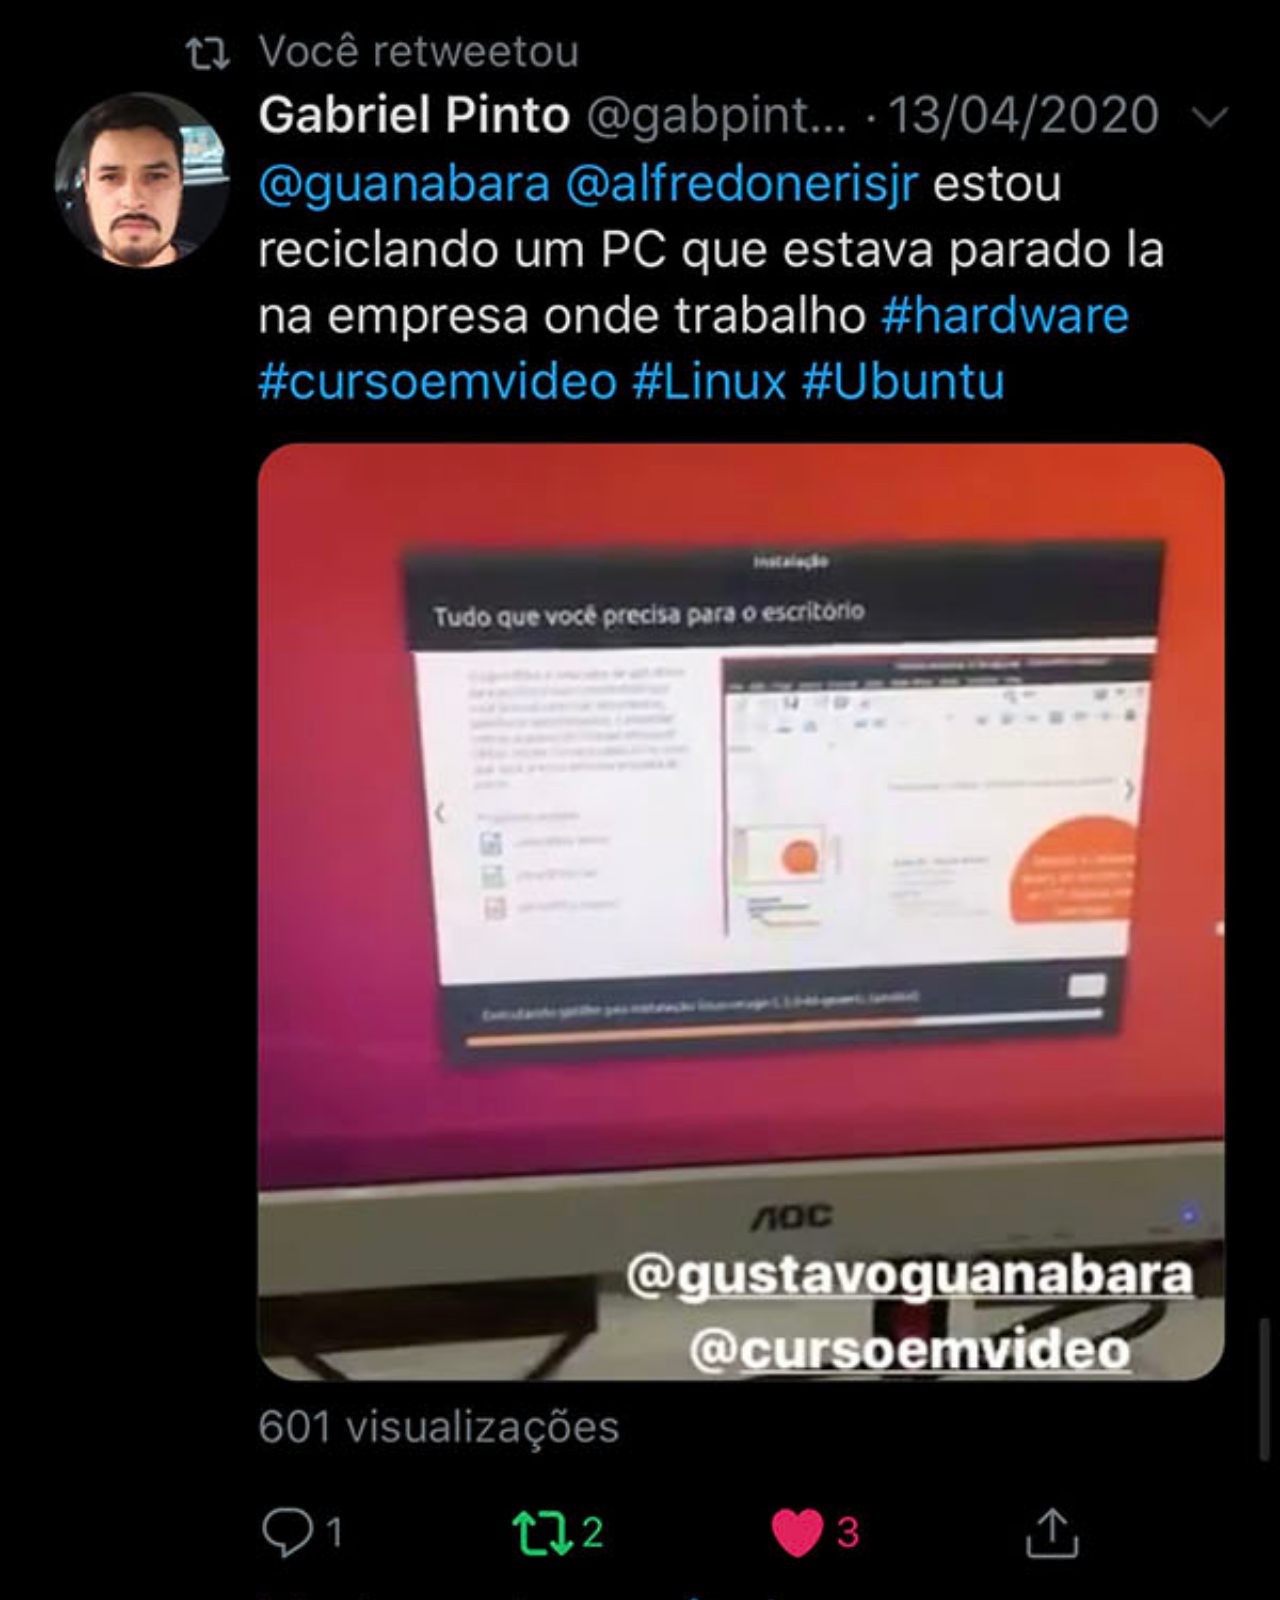
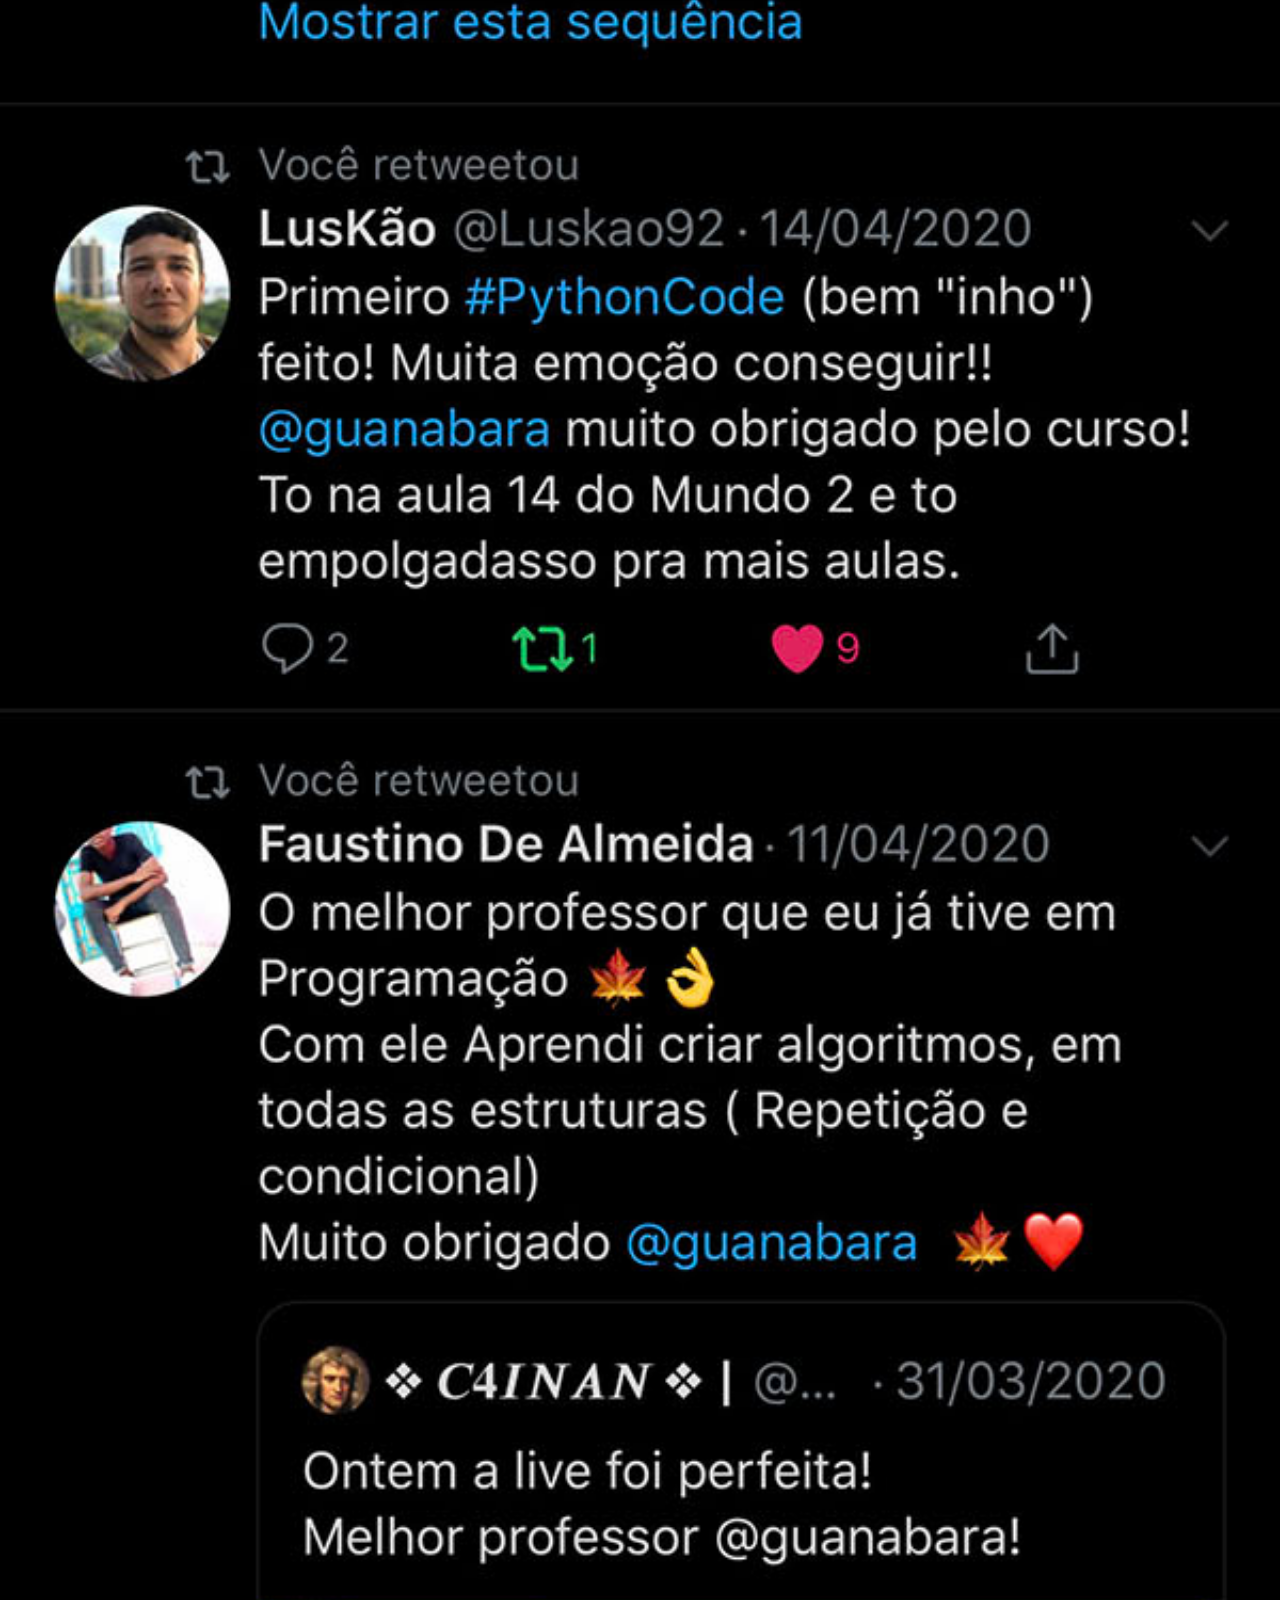
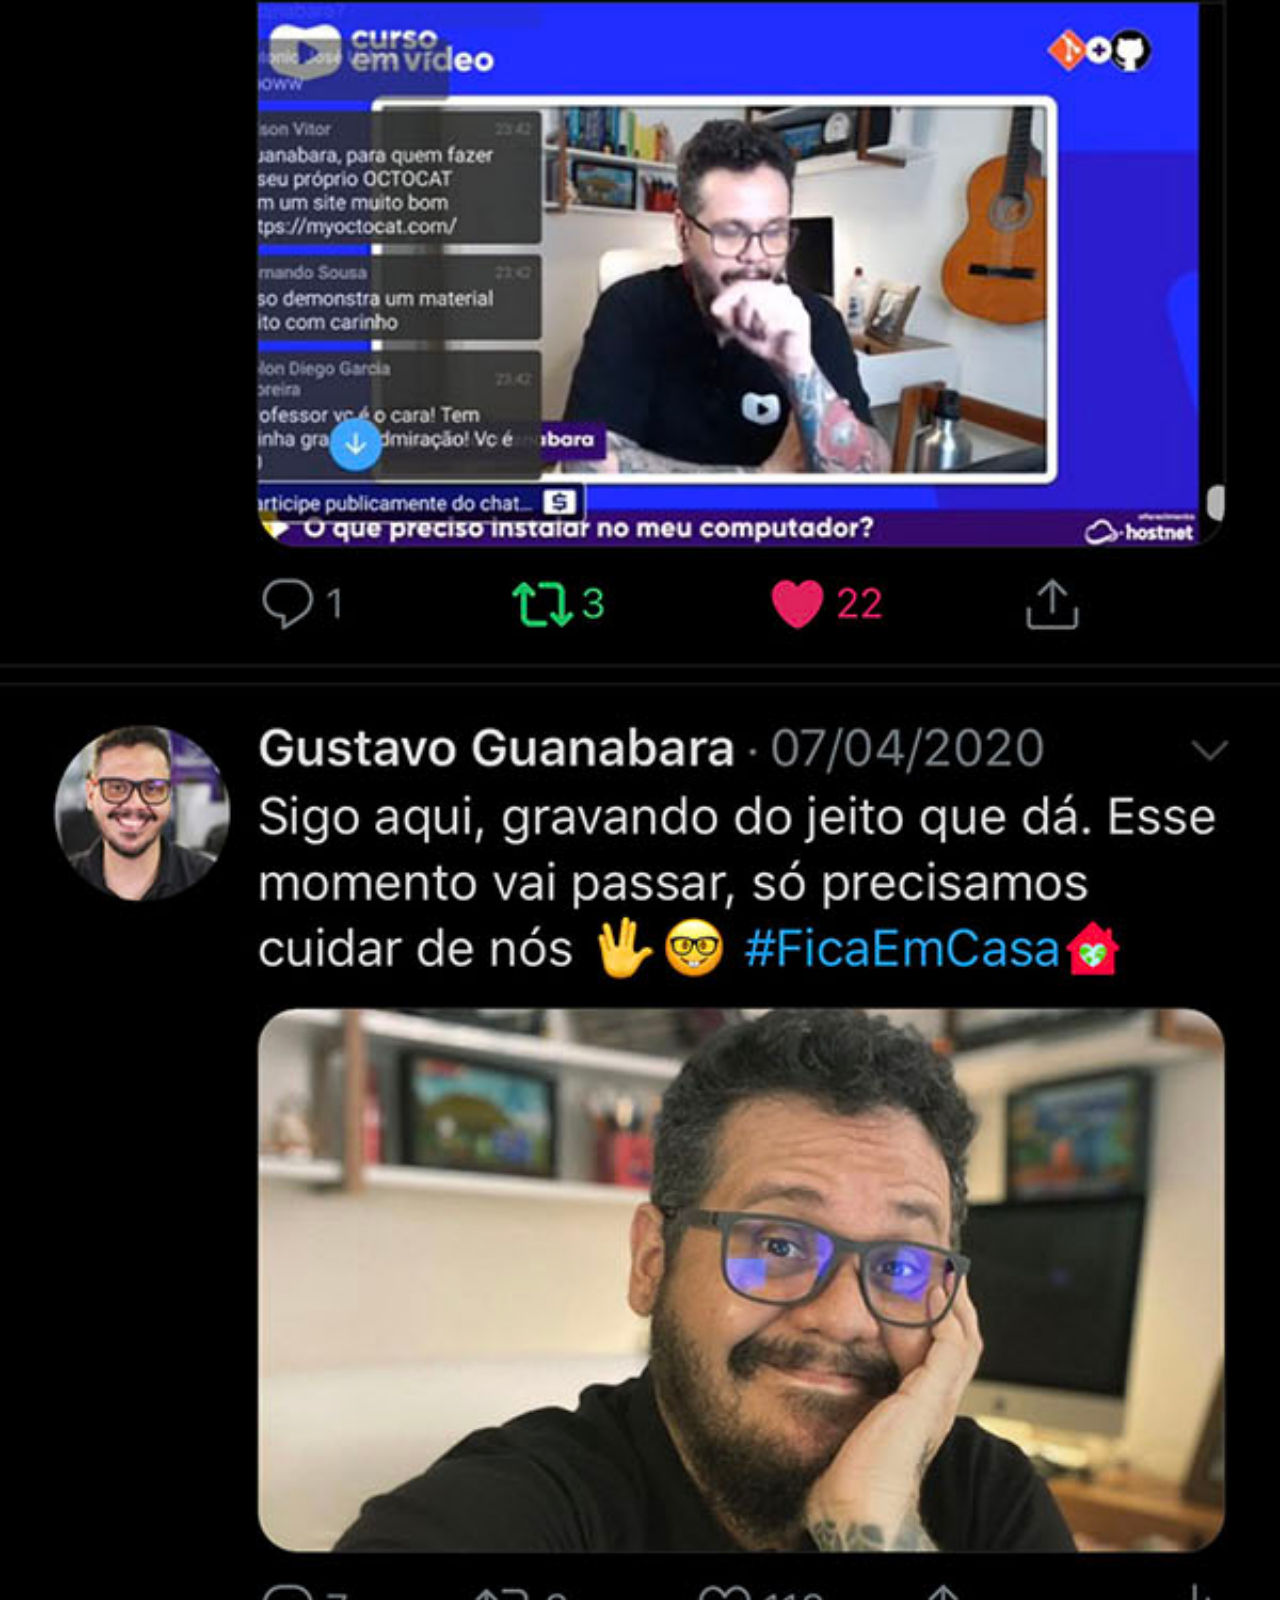
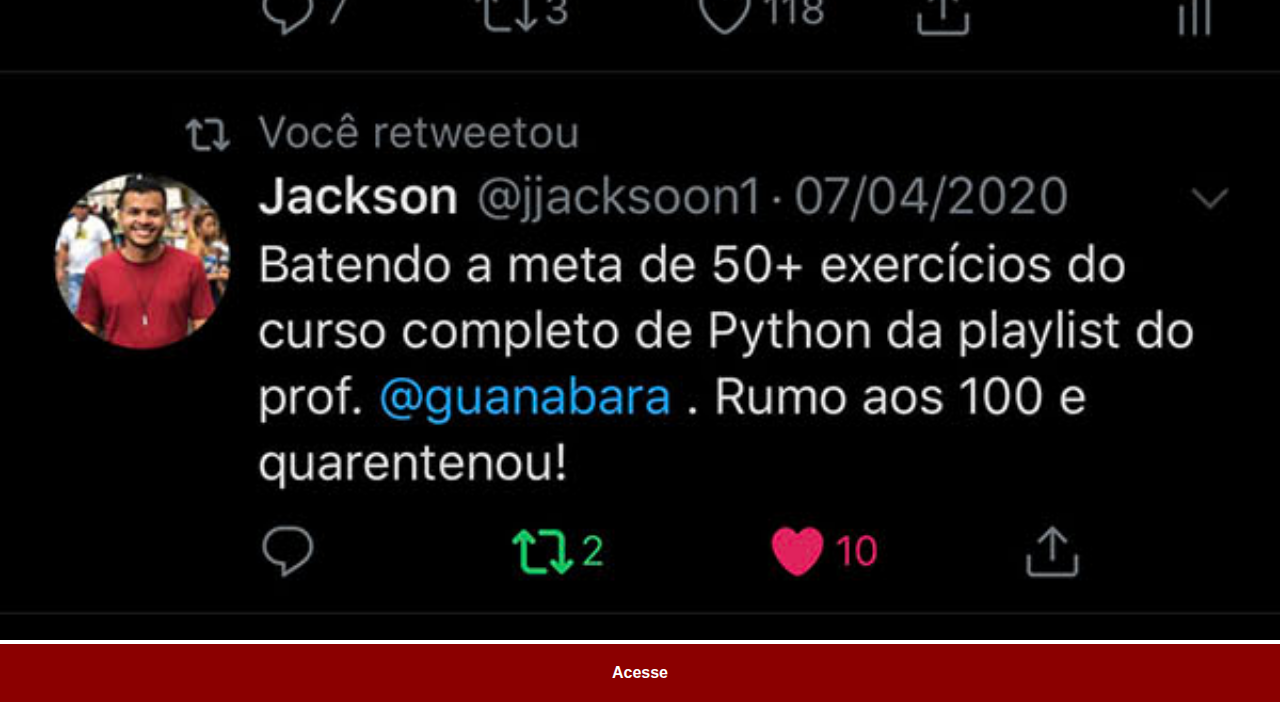
<file: twitter.html>
<!DOCTYPE html>
<html lang="pt-br">
<head>
    <meta charset="UTF-8">
    <meta http-equiv="X-UA-Compatible" content="IE=edge">
    <meta name="viewport" content="width=device-width, initial-scale=1.0">
    <link rel="stylesheet" href="estilos/social.css">
    <title>Twitter</title>
</head>
<body>
    <img src="imagens/tela-twitter.jpg" alt="Twitter">
    <a href="https://twitter.com/home" target="_blank">Acesse</a>
</body>
</html>
</file>
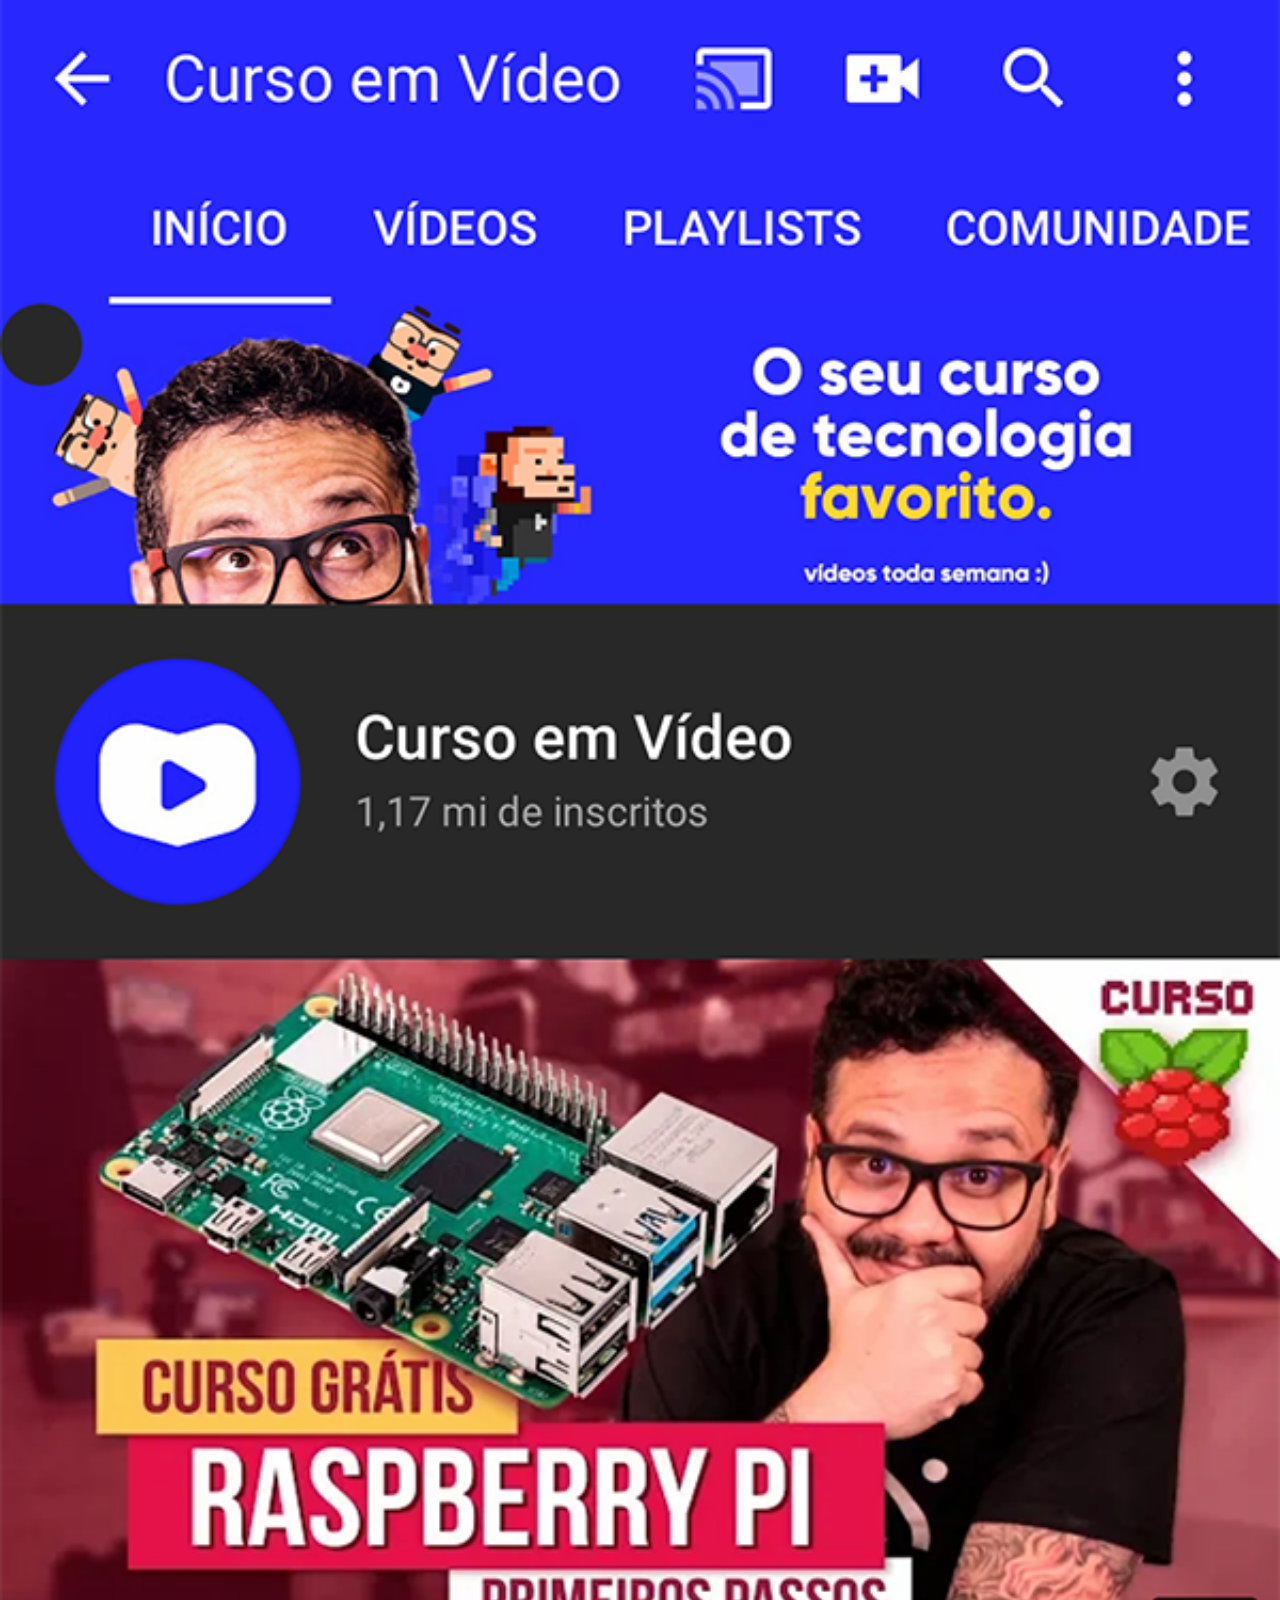
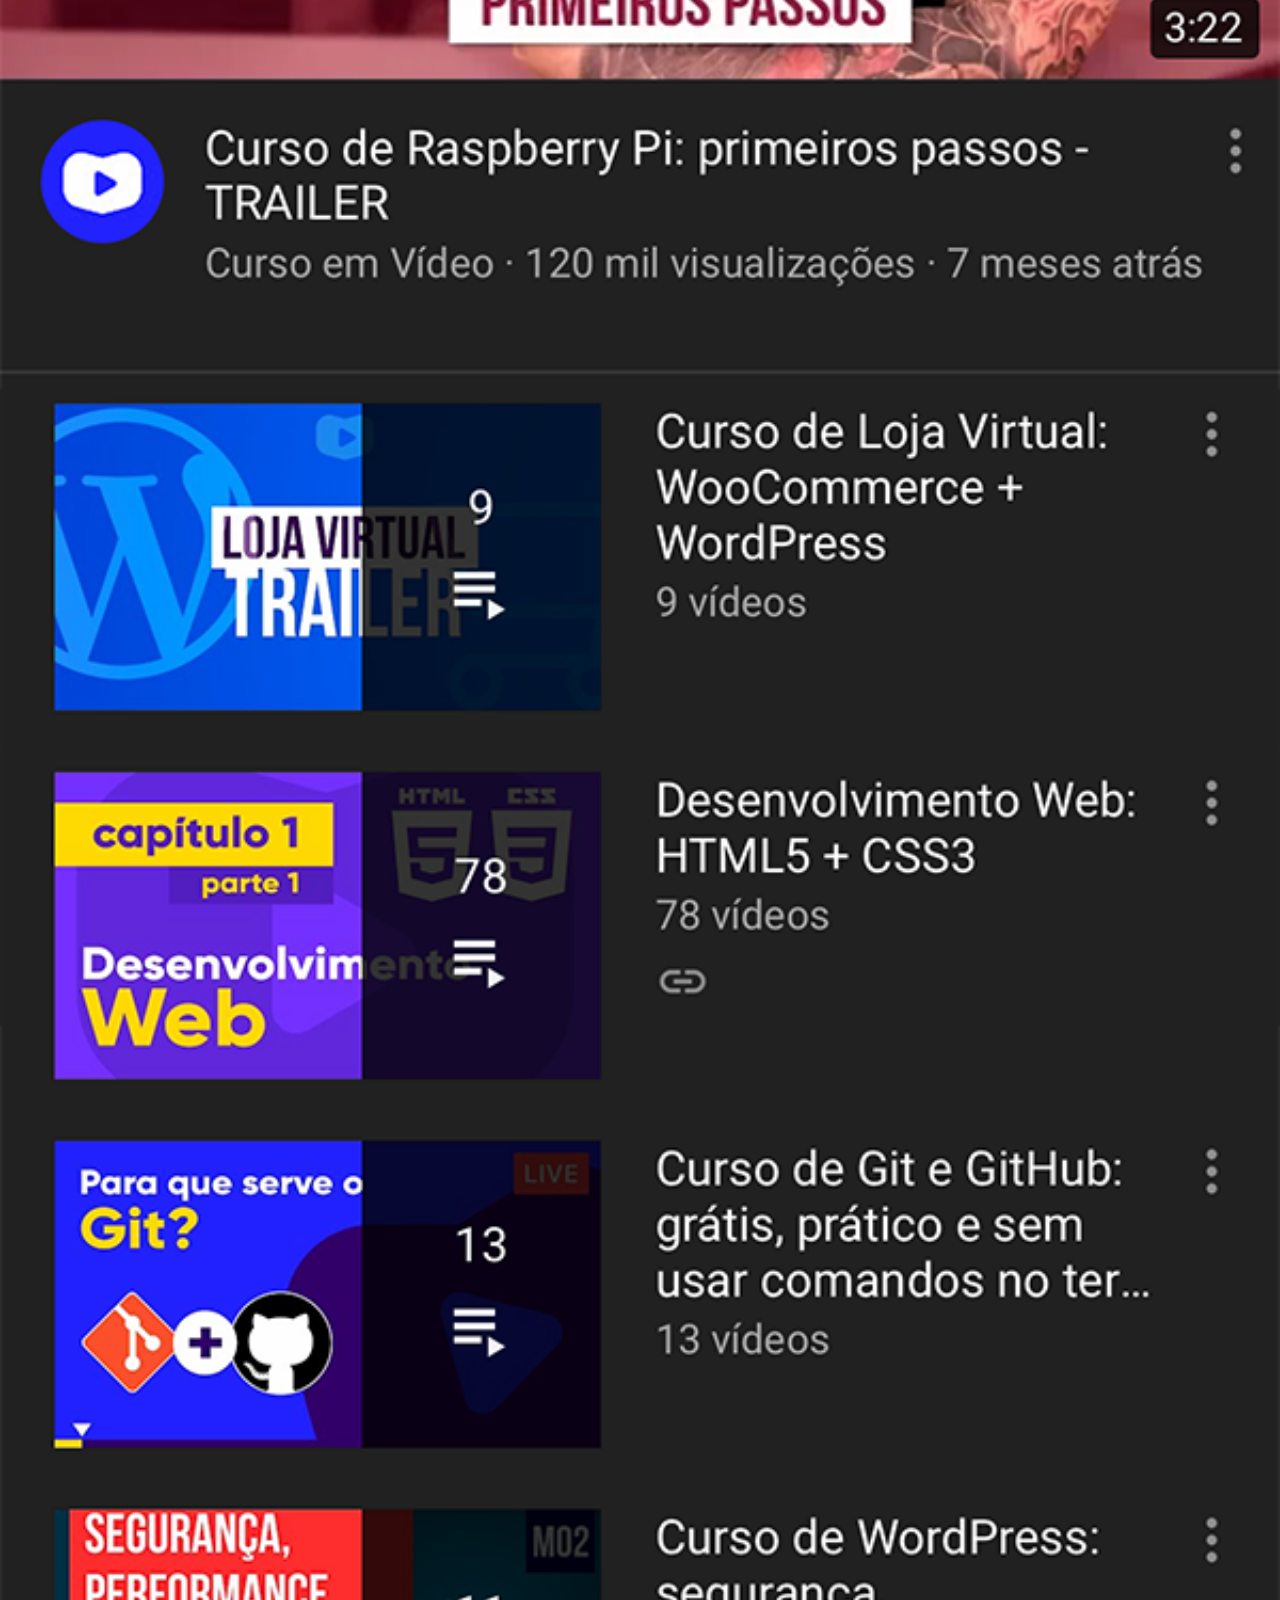
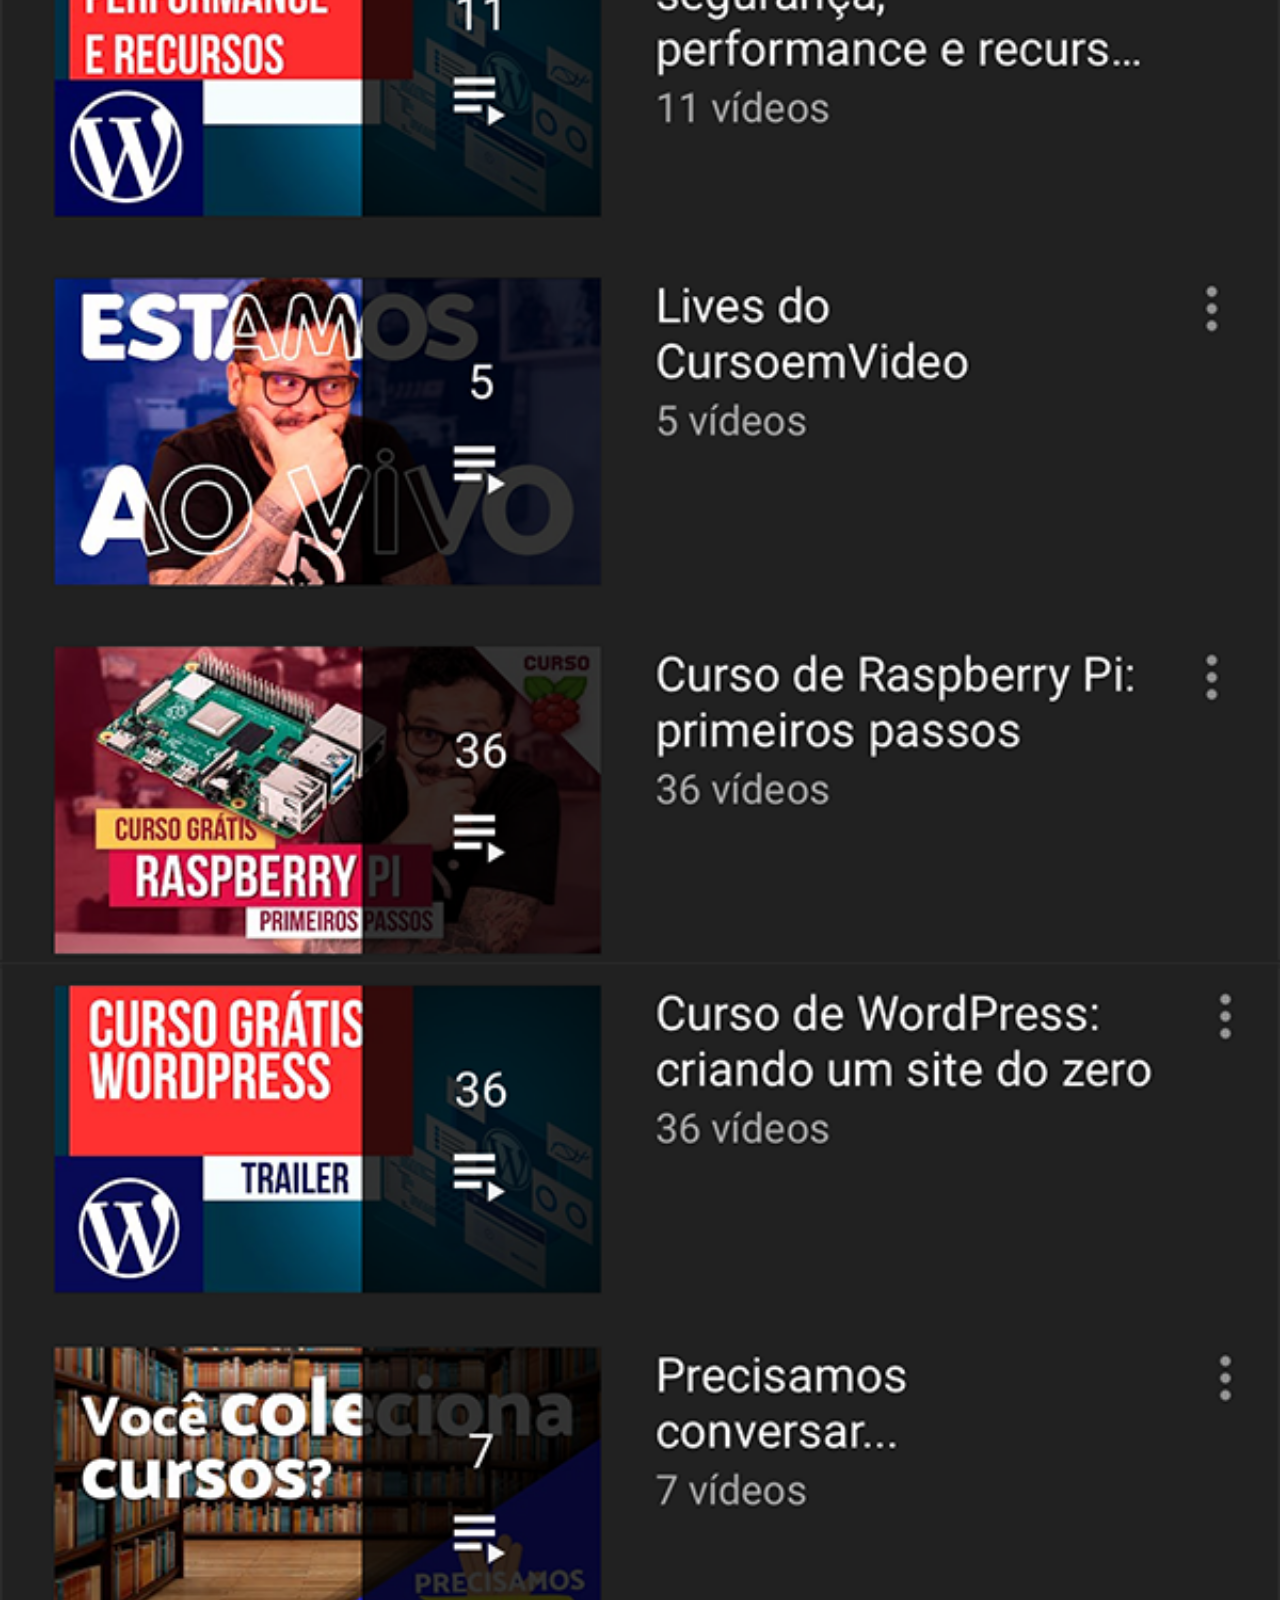
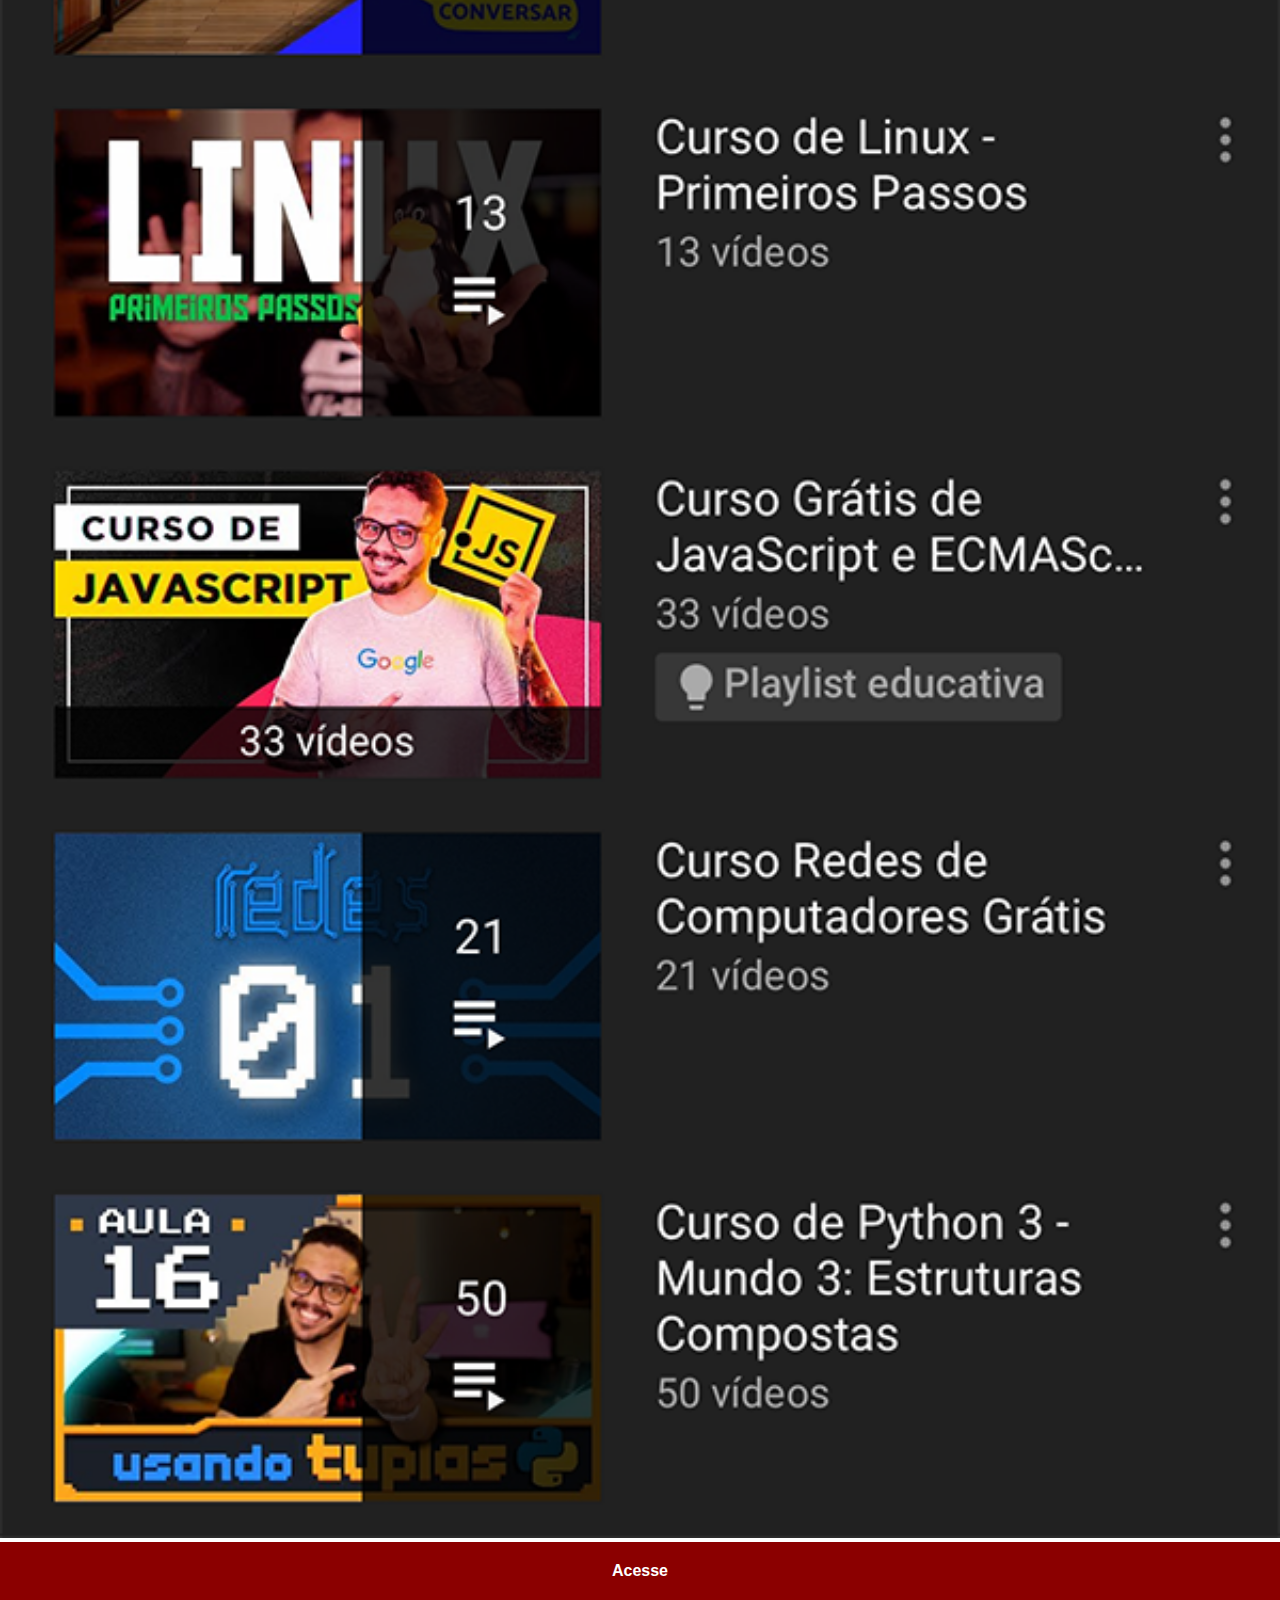
<file: youtube.html>
<!DOCTYPE html>
<html lang="pt-br">
<head>
    <meta charset="UTF-8">
    <meta http-equiv="X-UA-Compatible" content="IE=edge">
    <meta name="viewport" content="width=device-width, initial-scale=1.0">
    <link rel="stylesheet" href="estilos/social.css">
    <title>YouTube</title>
    
</head>
<body>
    <img src="imagens/tela-youtube.png" alt="YouTube">
    <a href="https://www.youtube.com/" target="_blank">Acesse</a>
</body>
</html>
</file>
<file: estilos/style.css>
@charset "UTF-8";

* {
   margin: 0;
   padding: 0;
   font-family: Arial, Helvetica, sans-serif; 
}

html, body {
    height: 100vh;
    width: 100vw;
    background-color: black;
}

body {
    background: url(../imagens/fundo-madeira.jpg) no-repeat top center;
    background-size: cover;
    background-attachment: fixed;
}

main {
    height: 100vh;
    position: relative;
}

section#telefone {
    height: 627px;
    width: 311px;
    position: absolute;
    top: 50%;
    left: 50%;
    transform: translate(-50%, -50%);
    background: url(../imagens/frame-iphone.png) no-repeat;
}

iframe#tela {
    position: relative;
    top: 80px;
    left: 22px;
    width: 268px;
    height: 471px;
}

section#redes-sociais {
    text-align: right;
}

section#redes-sociais img {
    width: 50px;
    margin: 10px;
    border-radius: 50%;
    box-shadow: 2px 2px 5px rgba(0, 0, 0, 0.416);box-sizing: border-box;
}

section#redes-sociais img:hover {
    border: 2px solid rgba(255, 255, 255, 0.653);
    transform: translate(-2px, -2px);
    box-shadow: 5px 5px 10px rgba(0, 0, 0, 0.42);
    transition: transform .4s, border .2s;
}
</file>
<file: estilos/social.css>
* {
    margin: 0;
    padding: 0;
    font-family: Arial, Helvetica, sans-serif;
}

::-webkit-scrollbar {
    width: 0;
    height: 0;
}

img {
    width: 100vw;
}

a {
    display: block;
    background-color: darkred;
    color: white;
    padding: 20px;
    text-align: center;
    font-weight: bolder;
    text-decoration: none;
}

a:hover {
    background-color: red;
}
</file>
